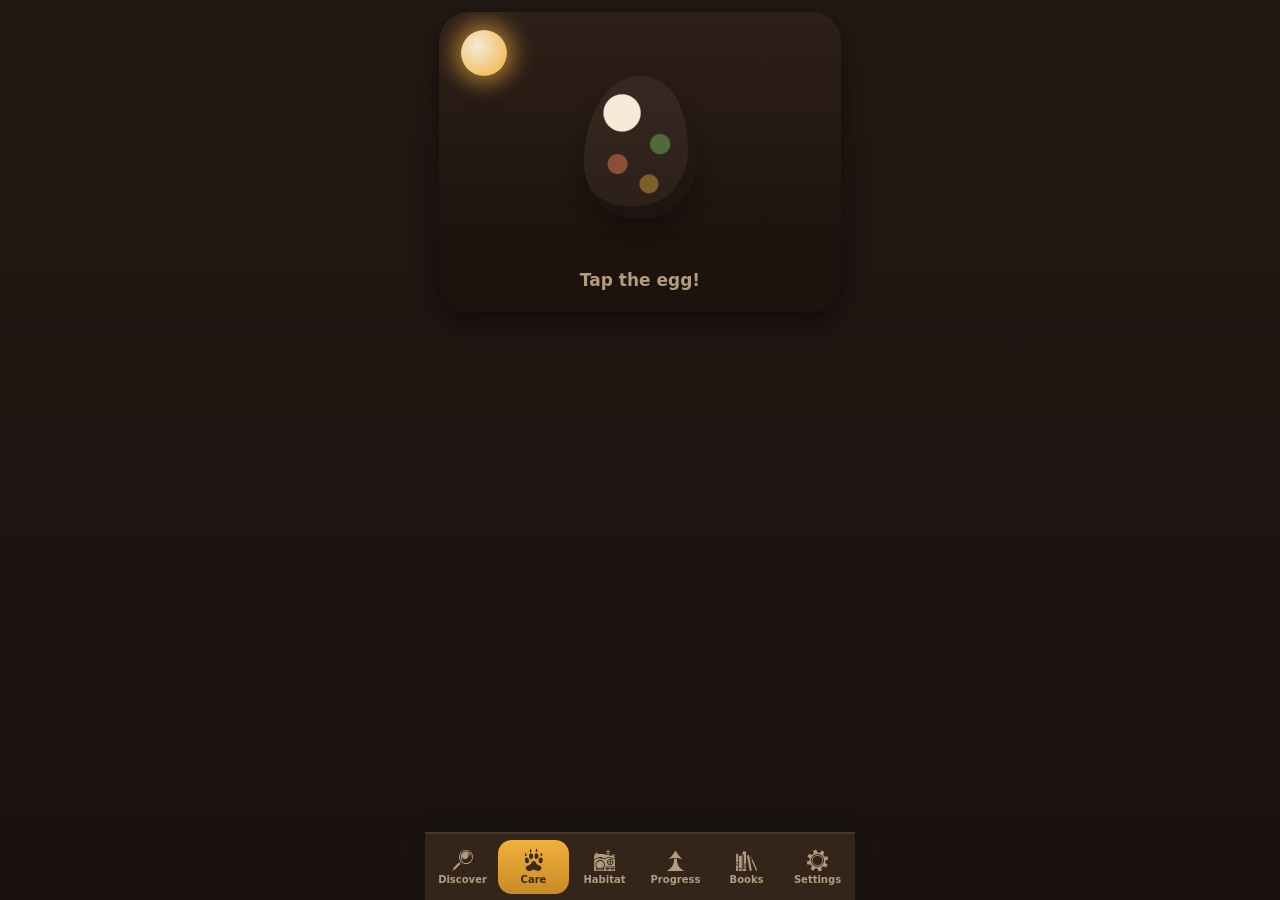
<file: creature-care-mvp/index.html>
<!DOCTYPE html>
<html lang="en">
  <head>
    <meta charset="utf-8" />
    <meta name="viewport" content="width=device-width, initial-scale=1" />
    <title></title>
    <link rel="icon" href="data:," />
    <link rel="stylesheet" href="style.css" />
  </head>
  <body>
    <main id="app"></main>
    <script type="module" src="src/app.js"></script>
  </body>
</html>
</file>
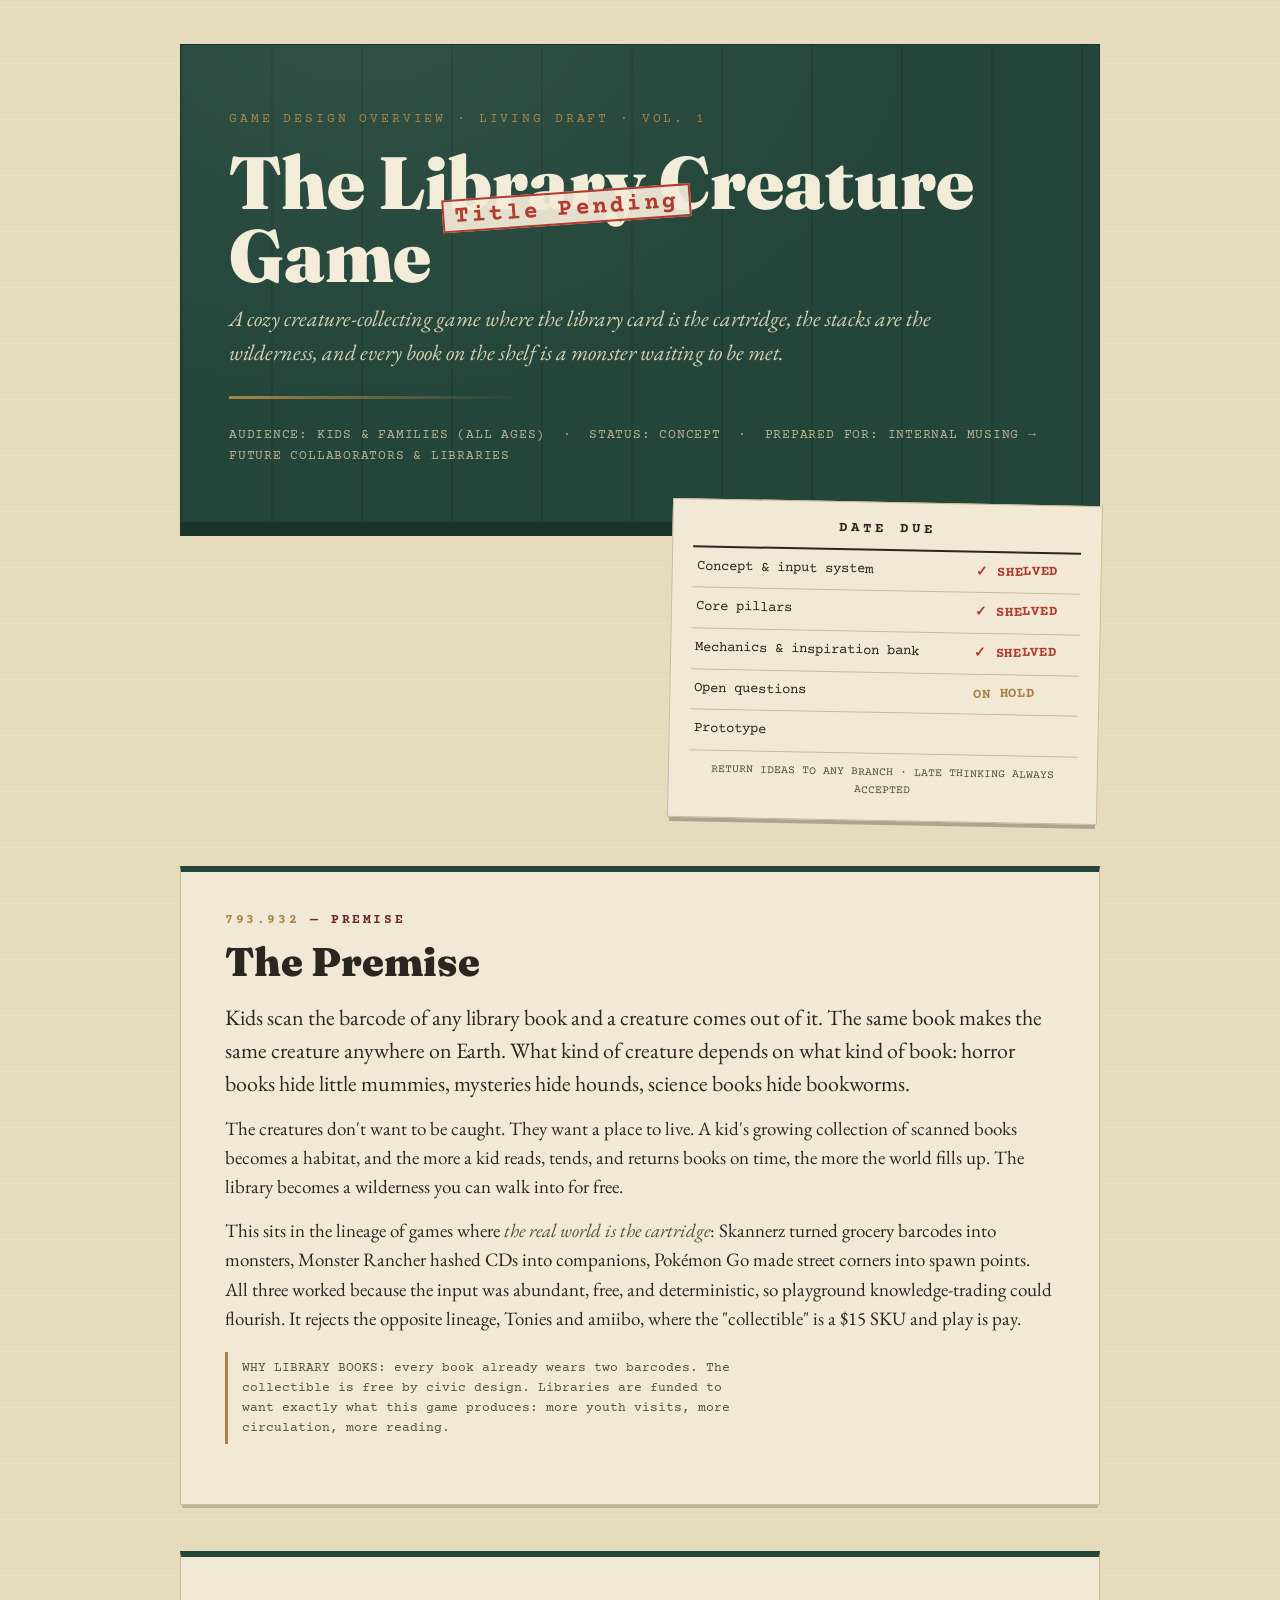
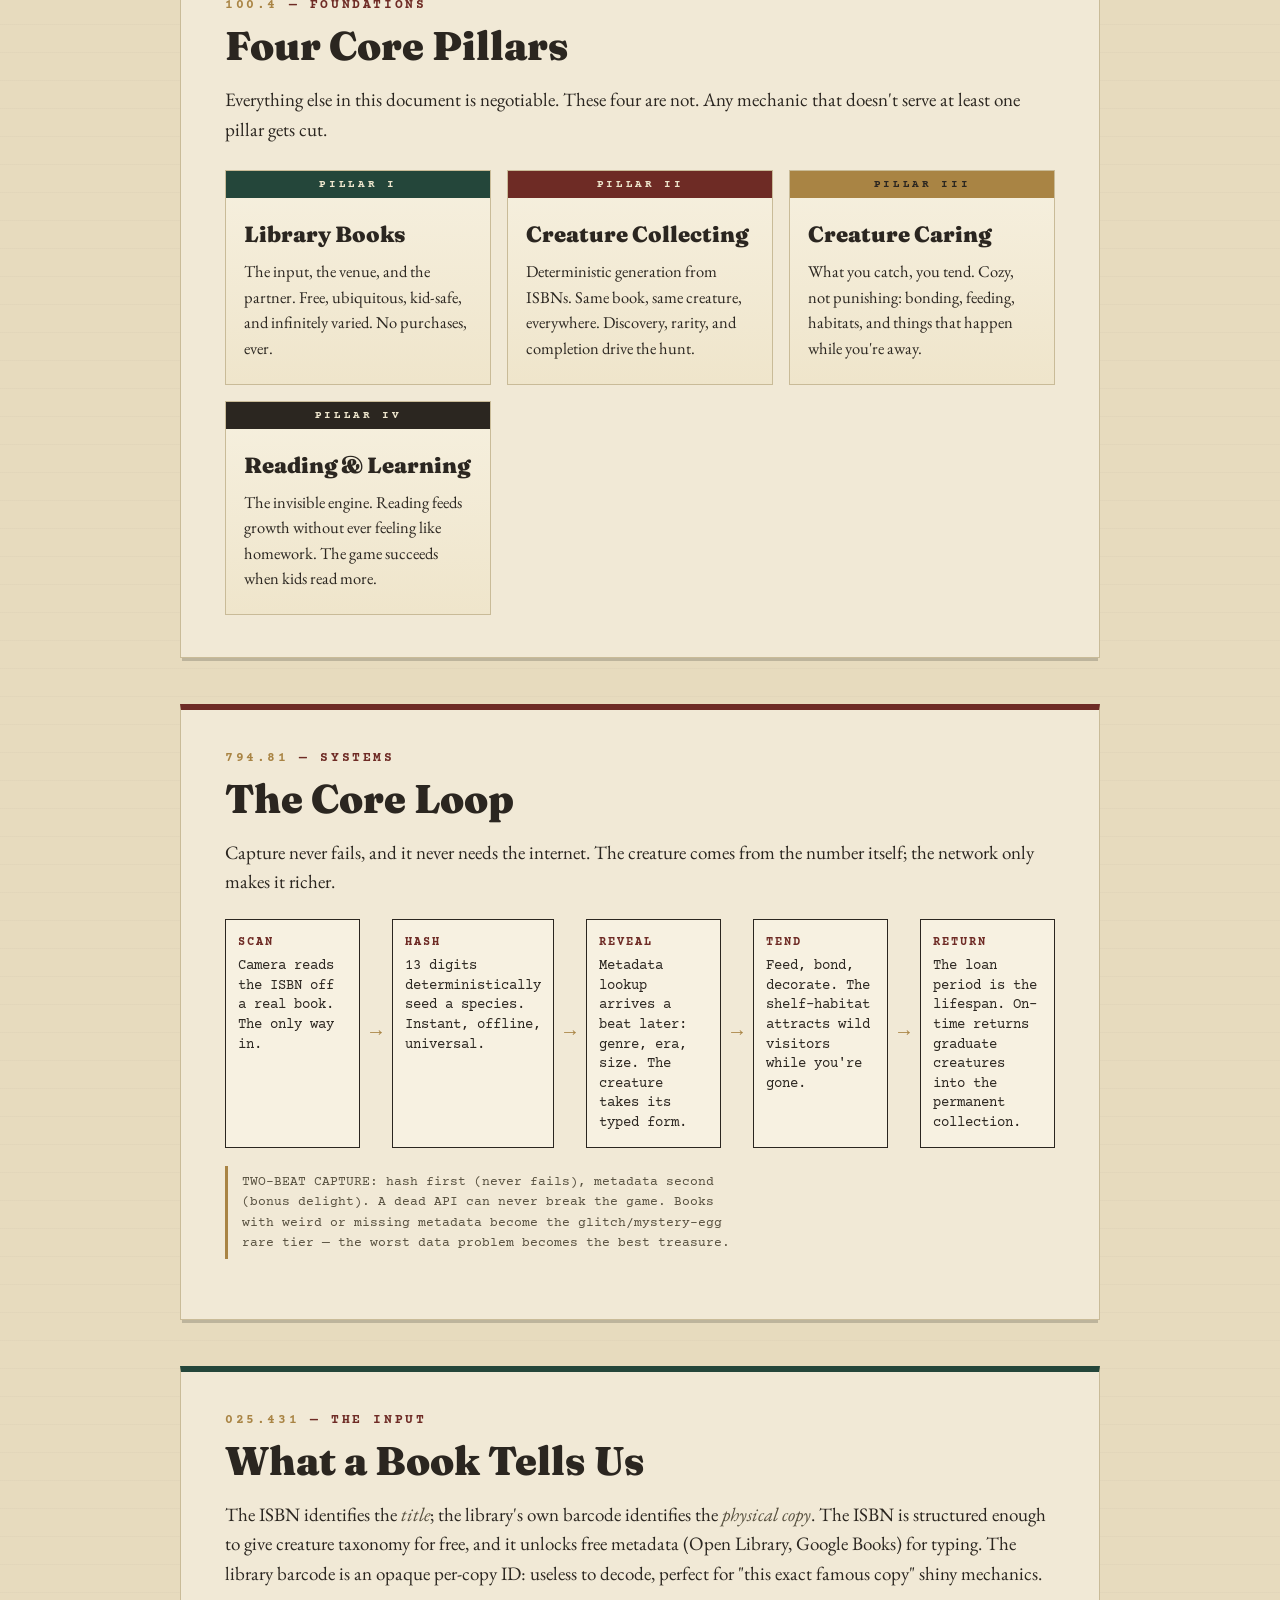
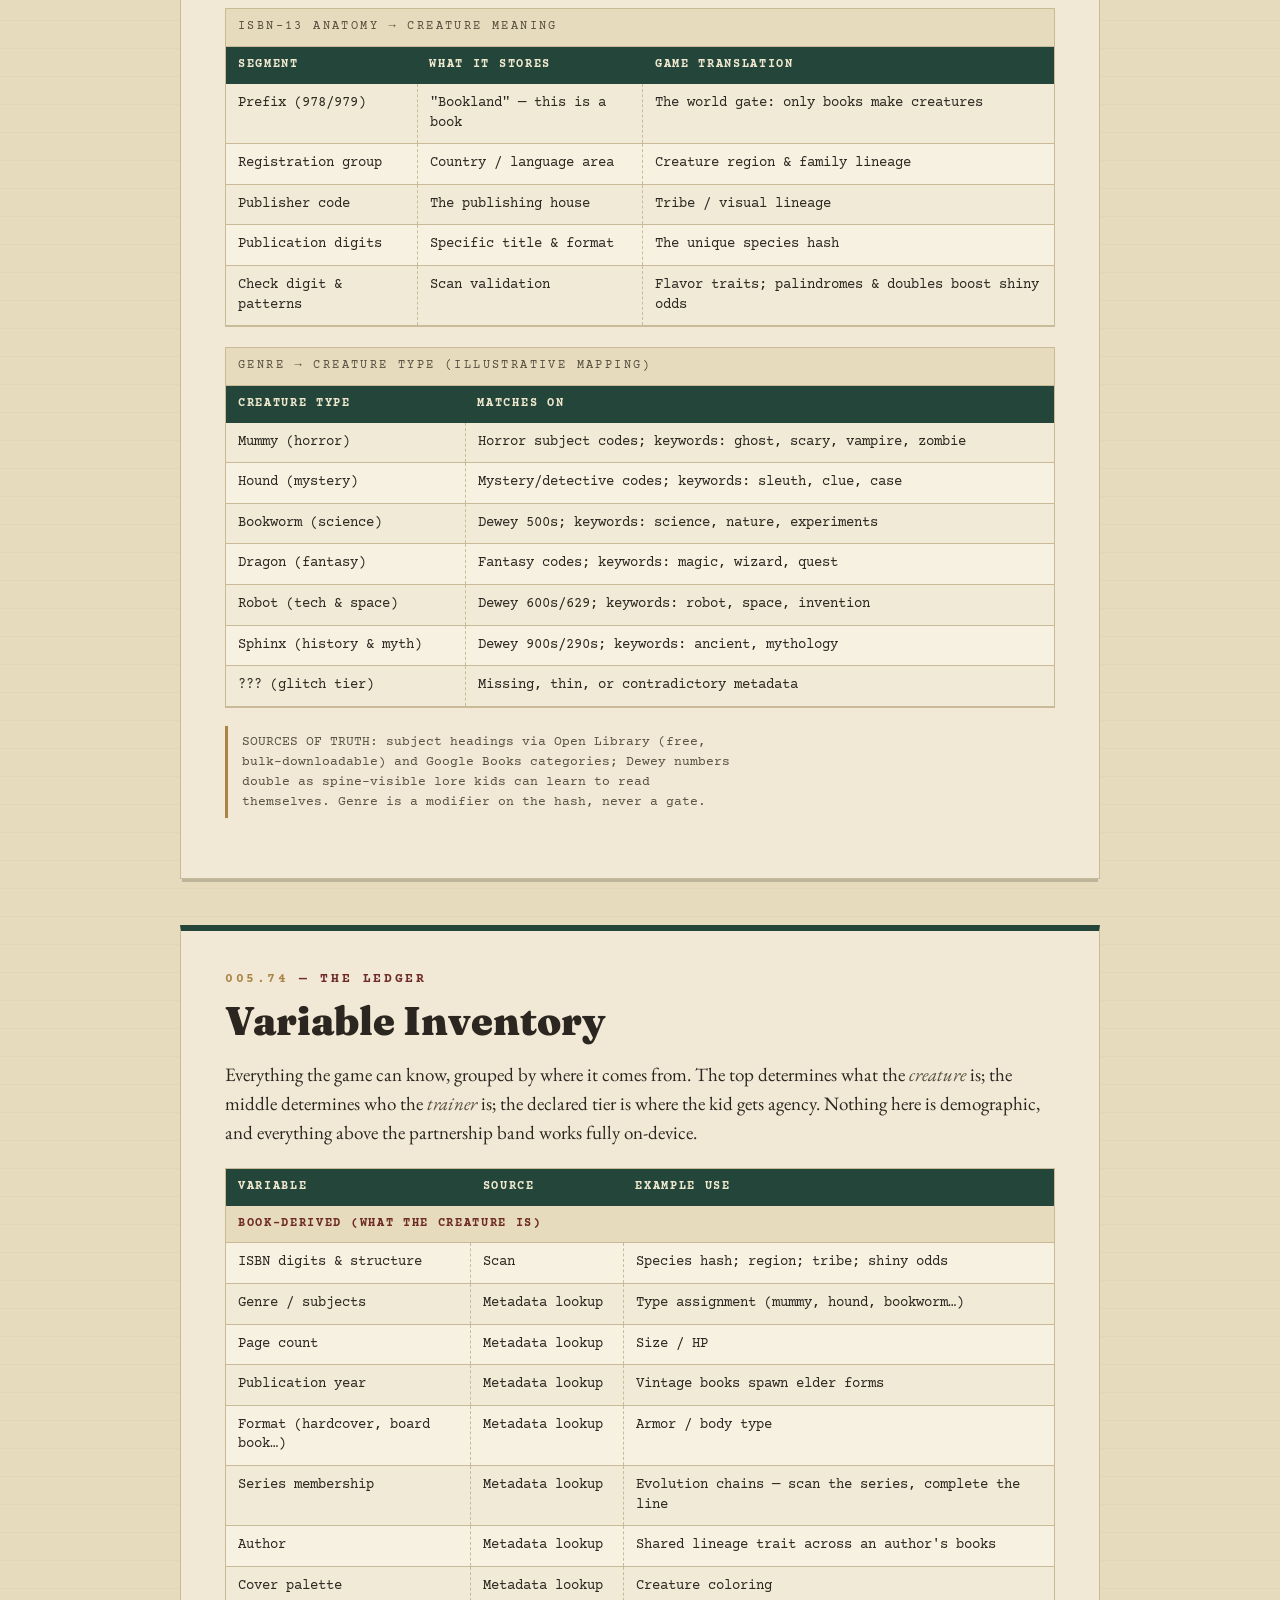
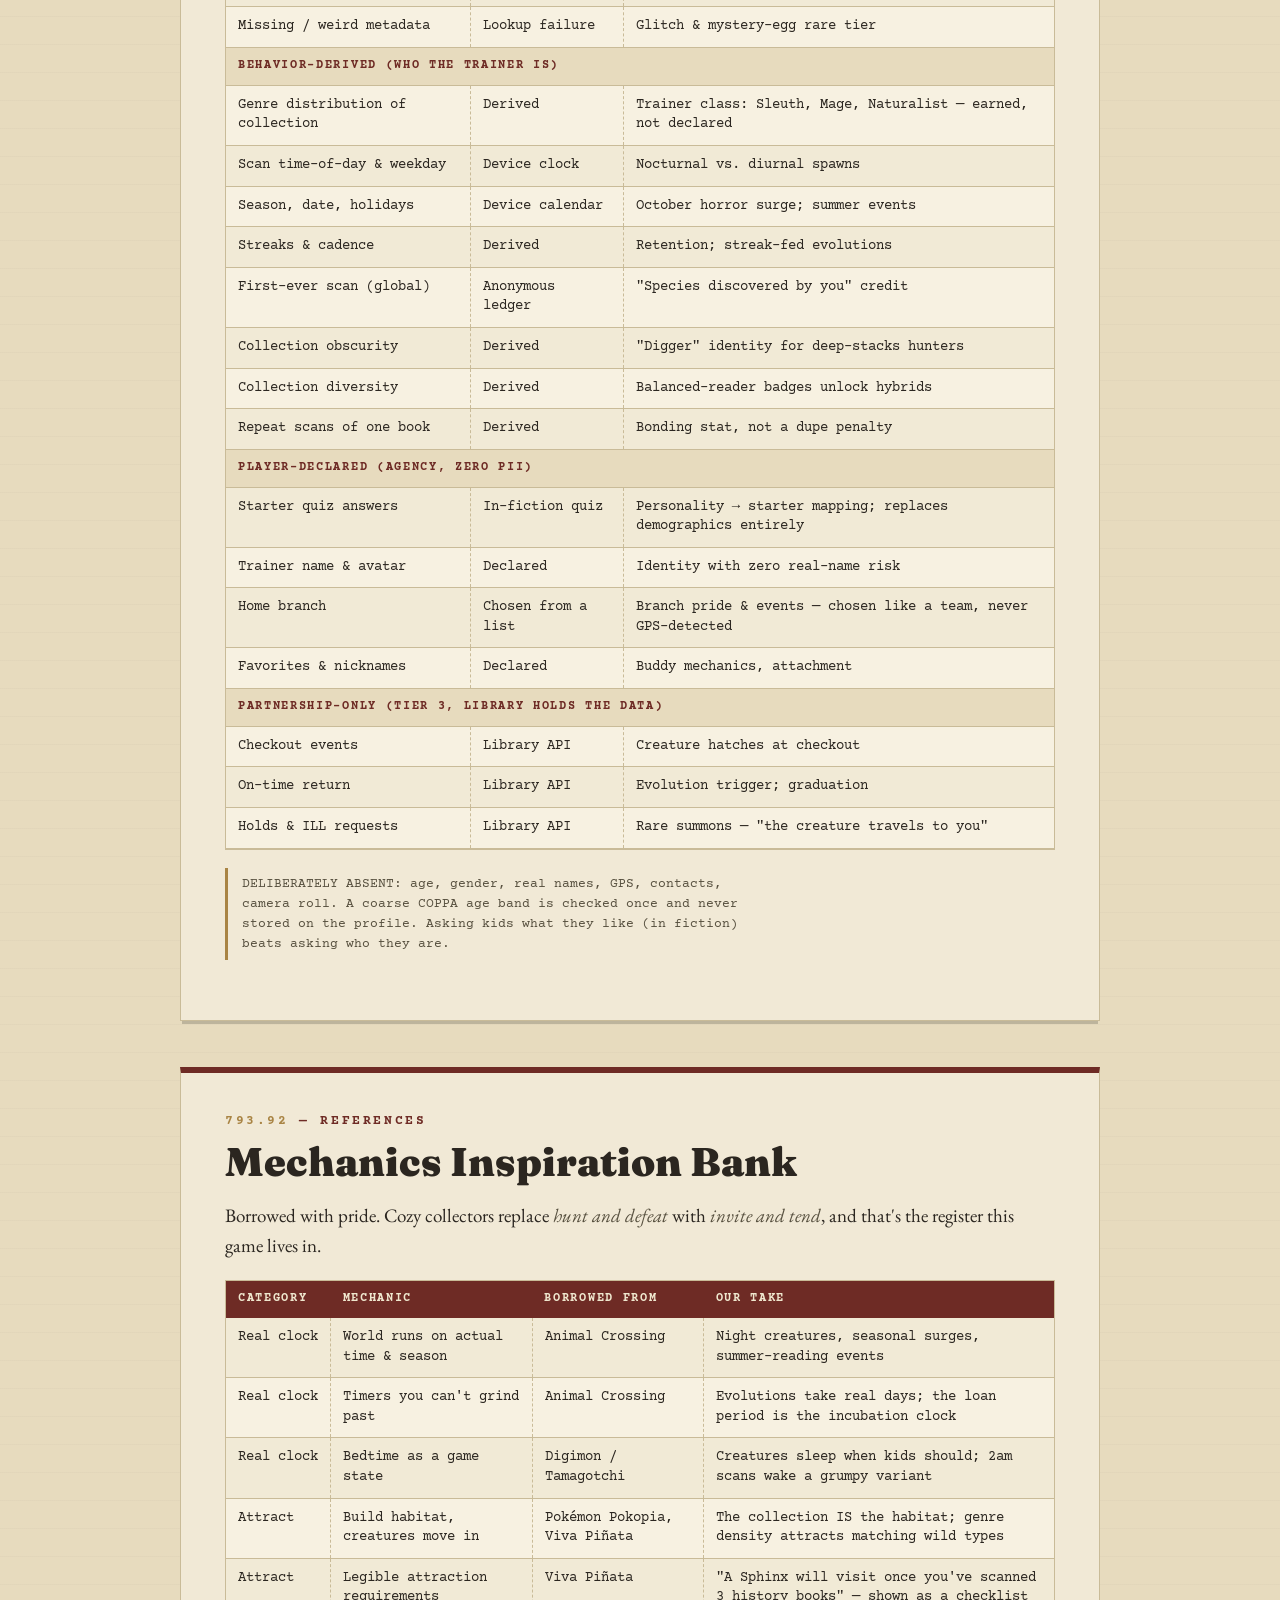
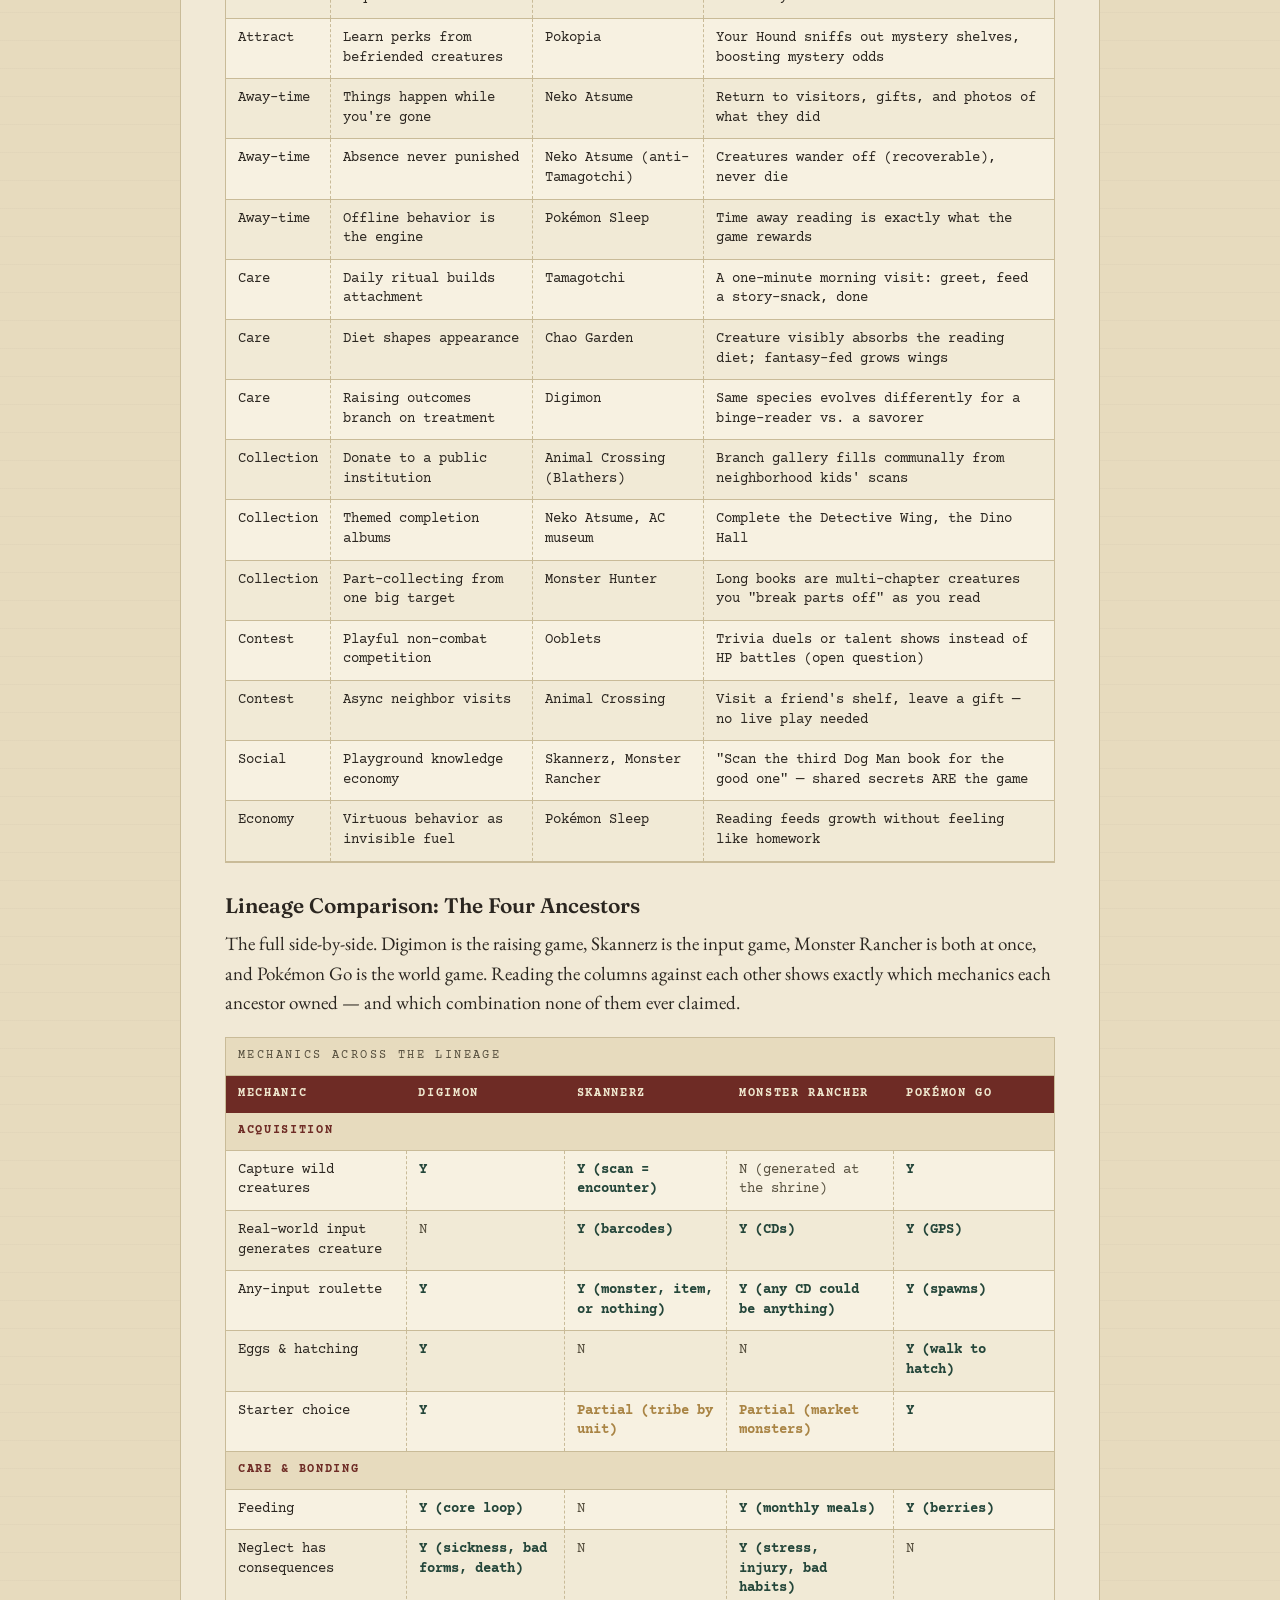
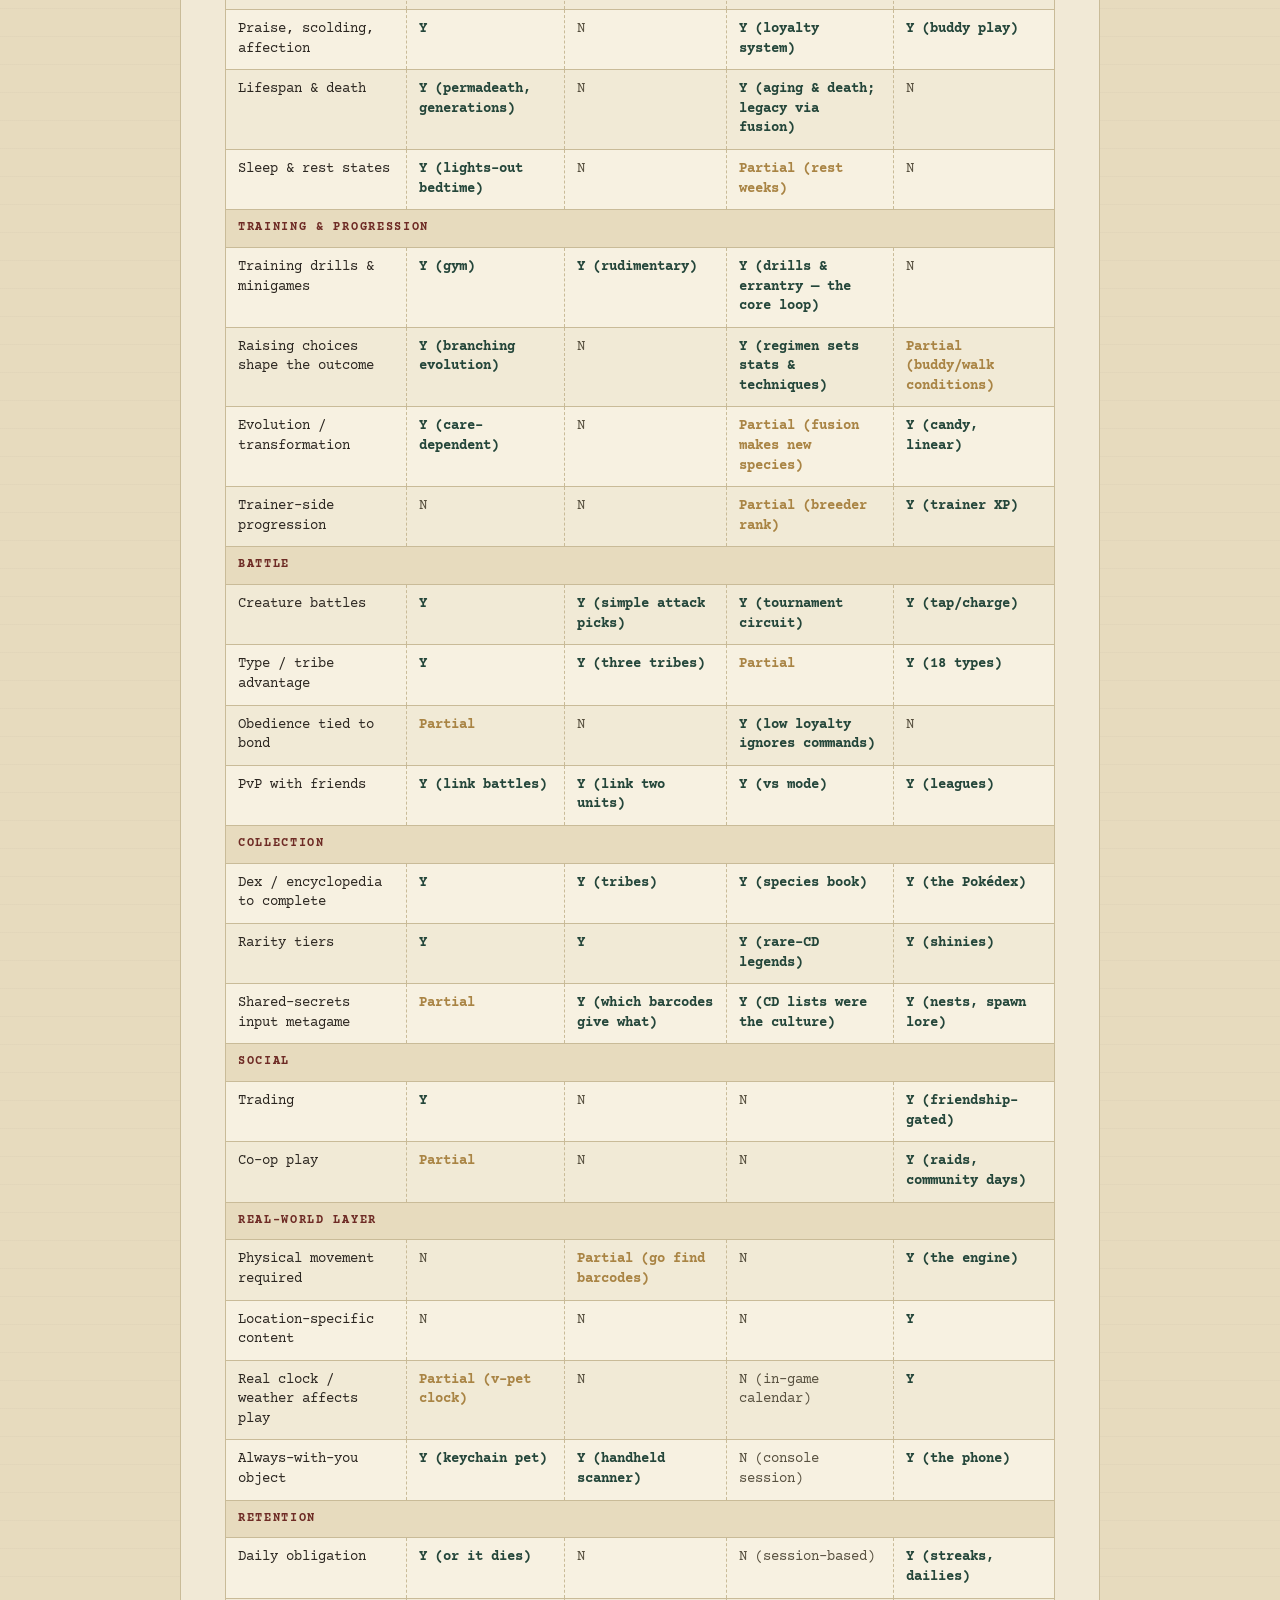
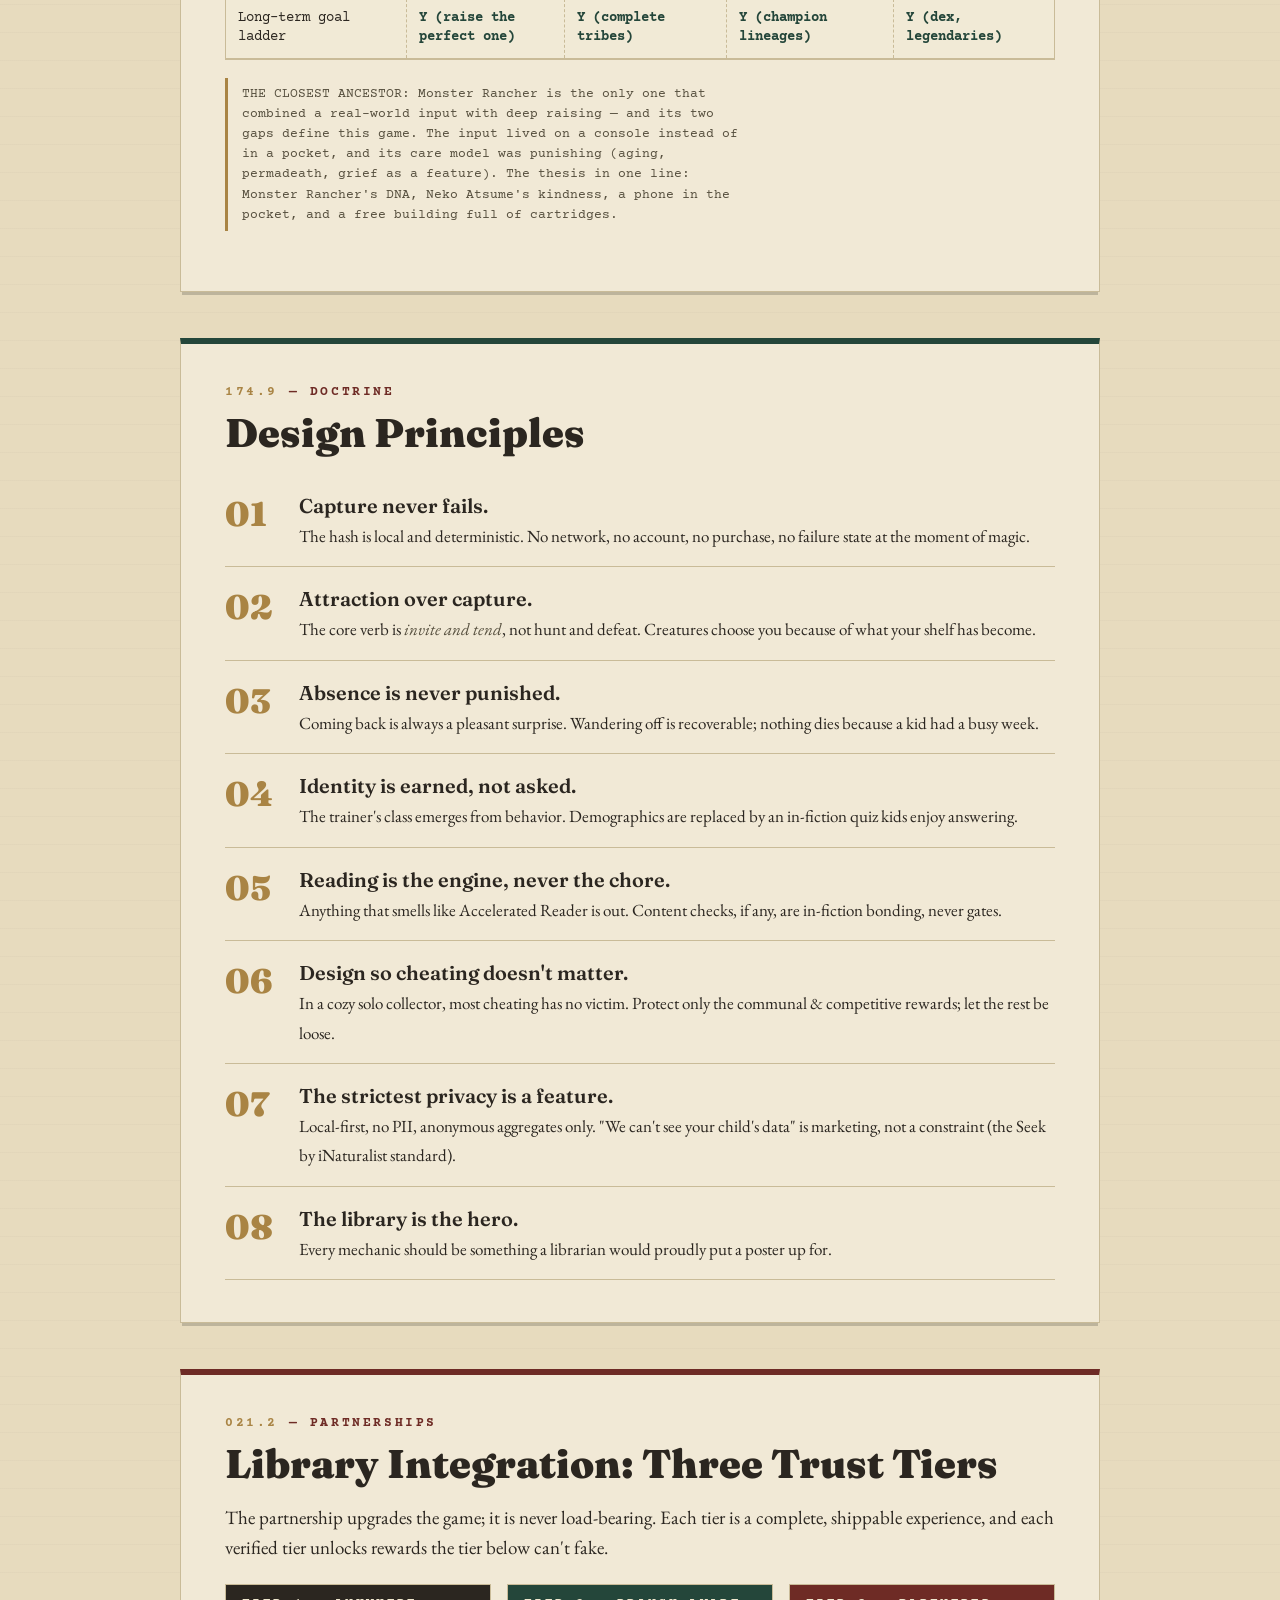
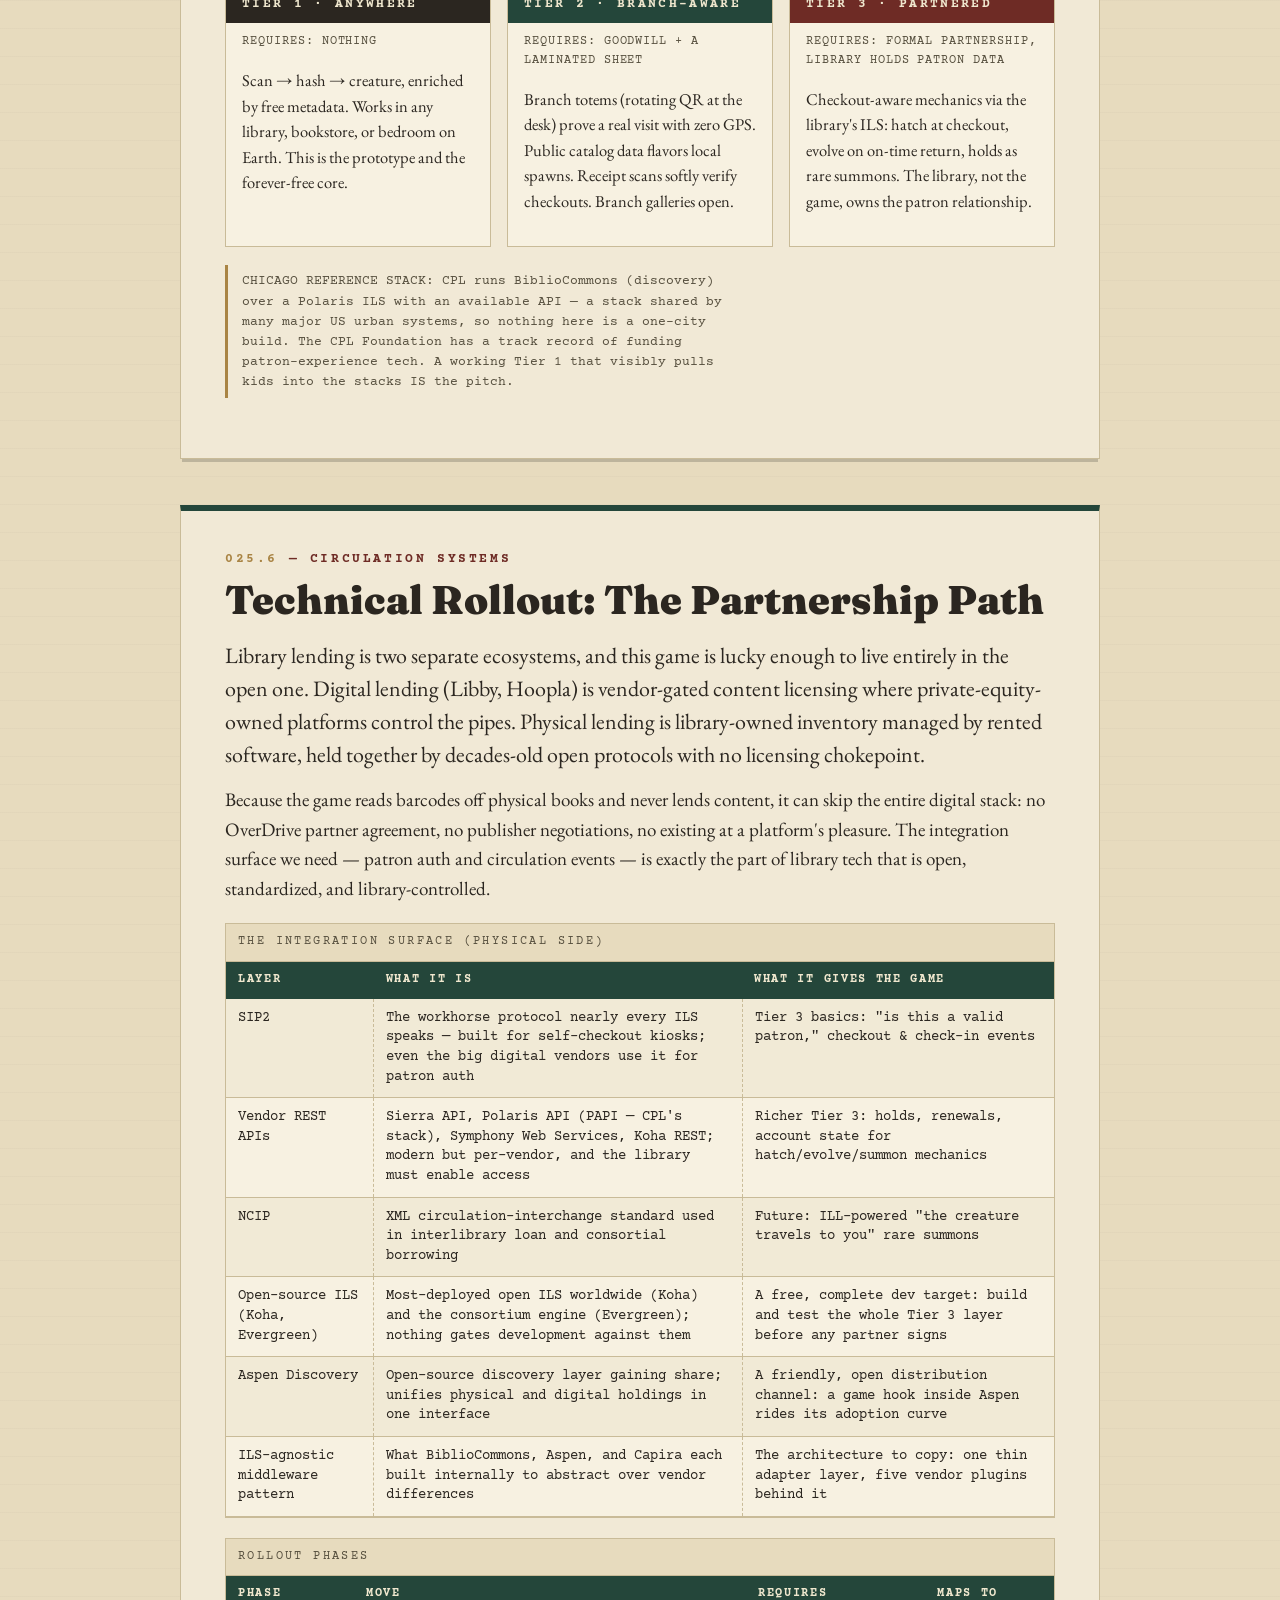
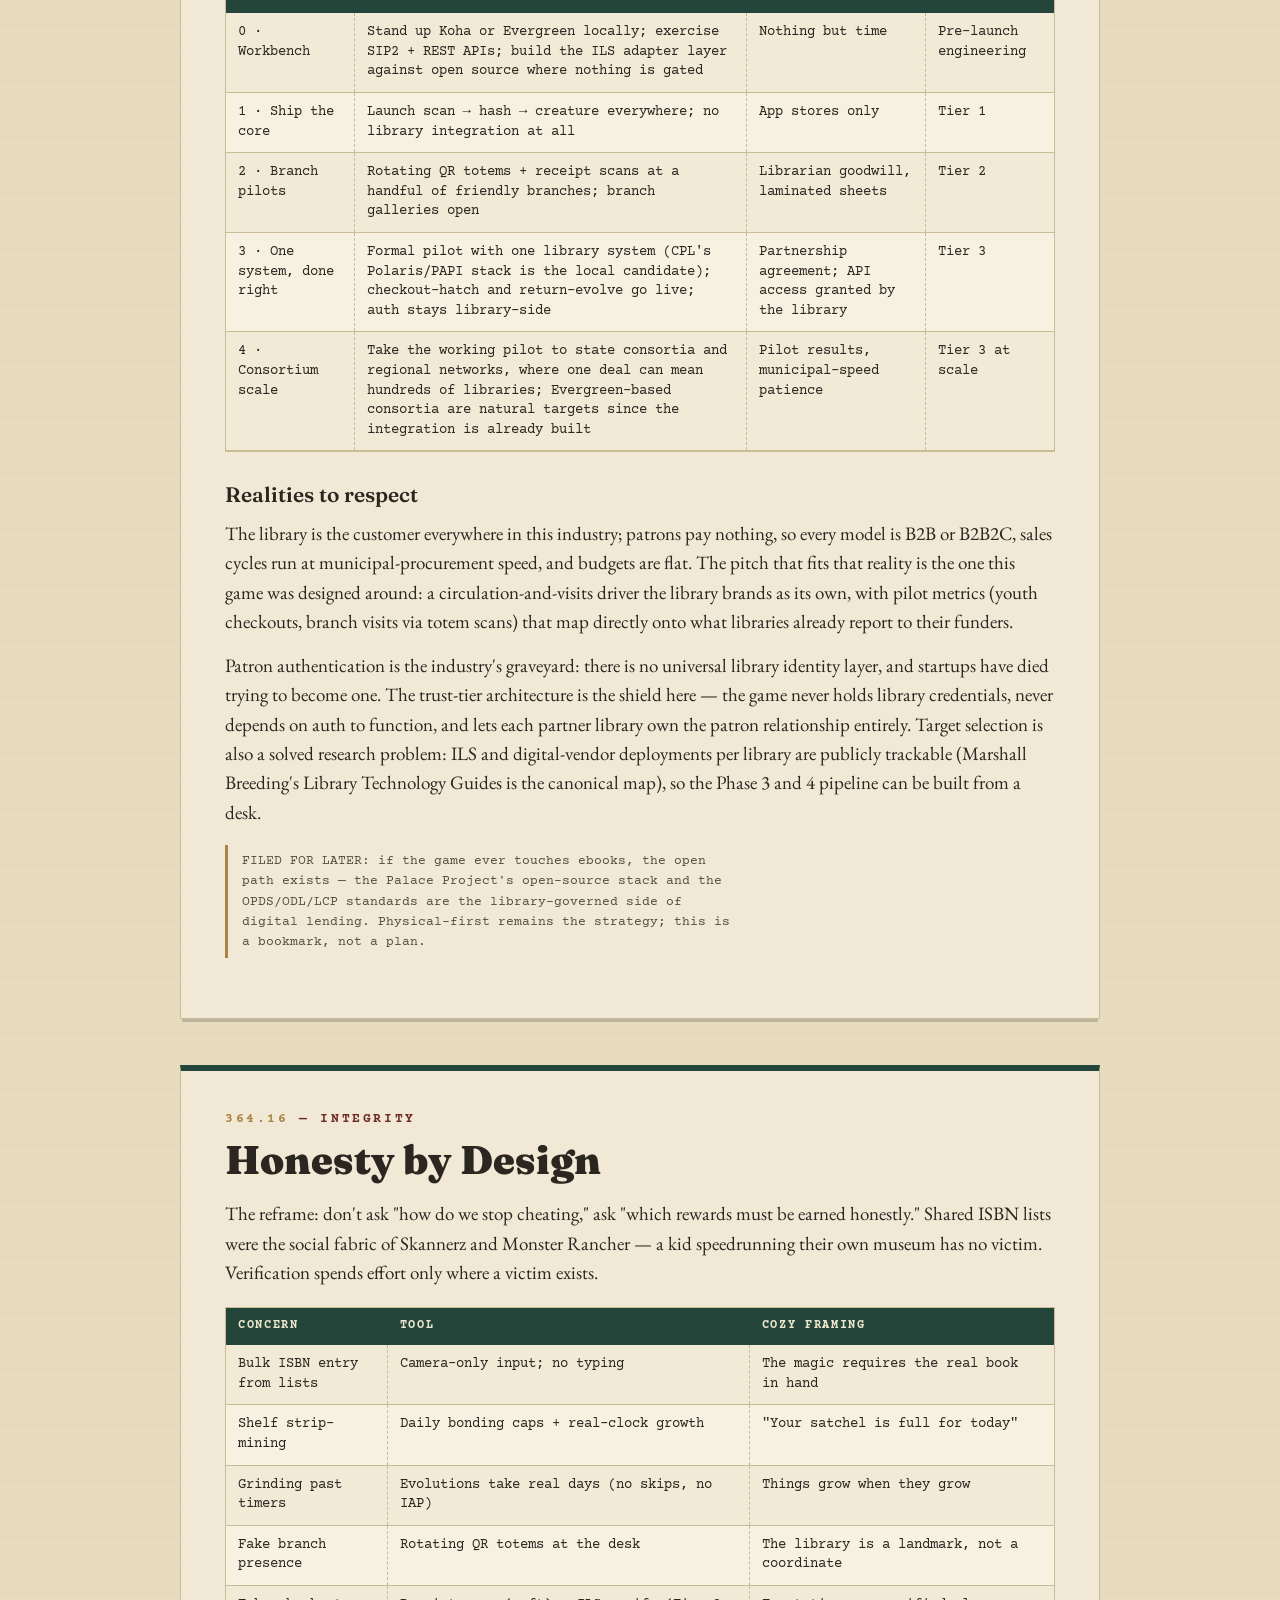
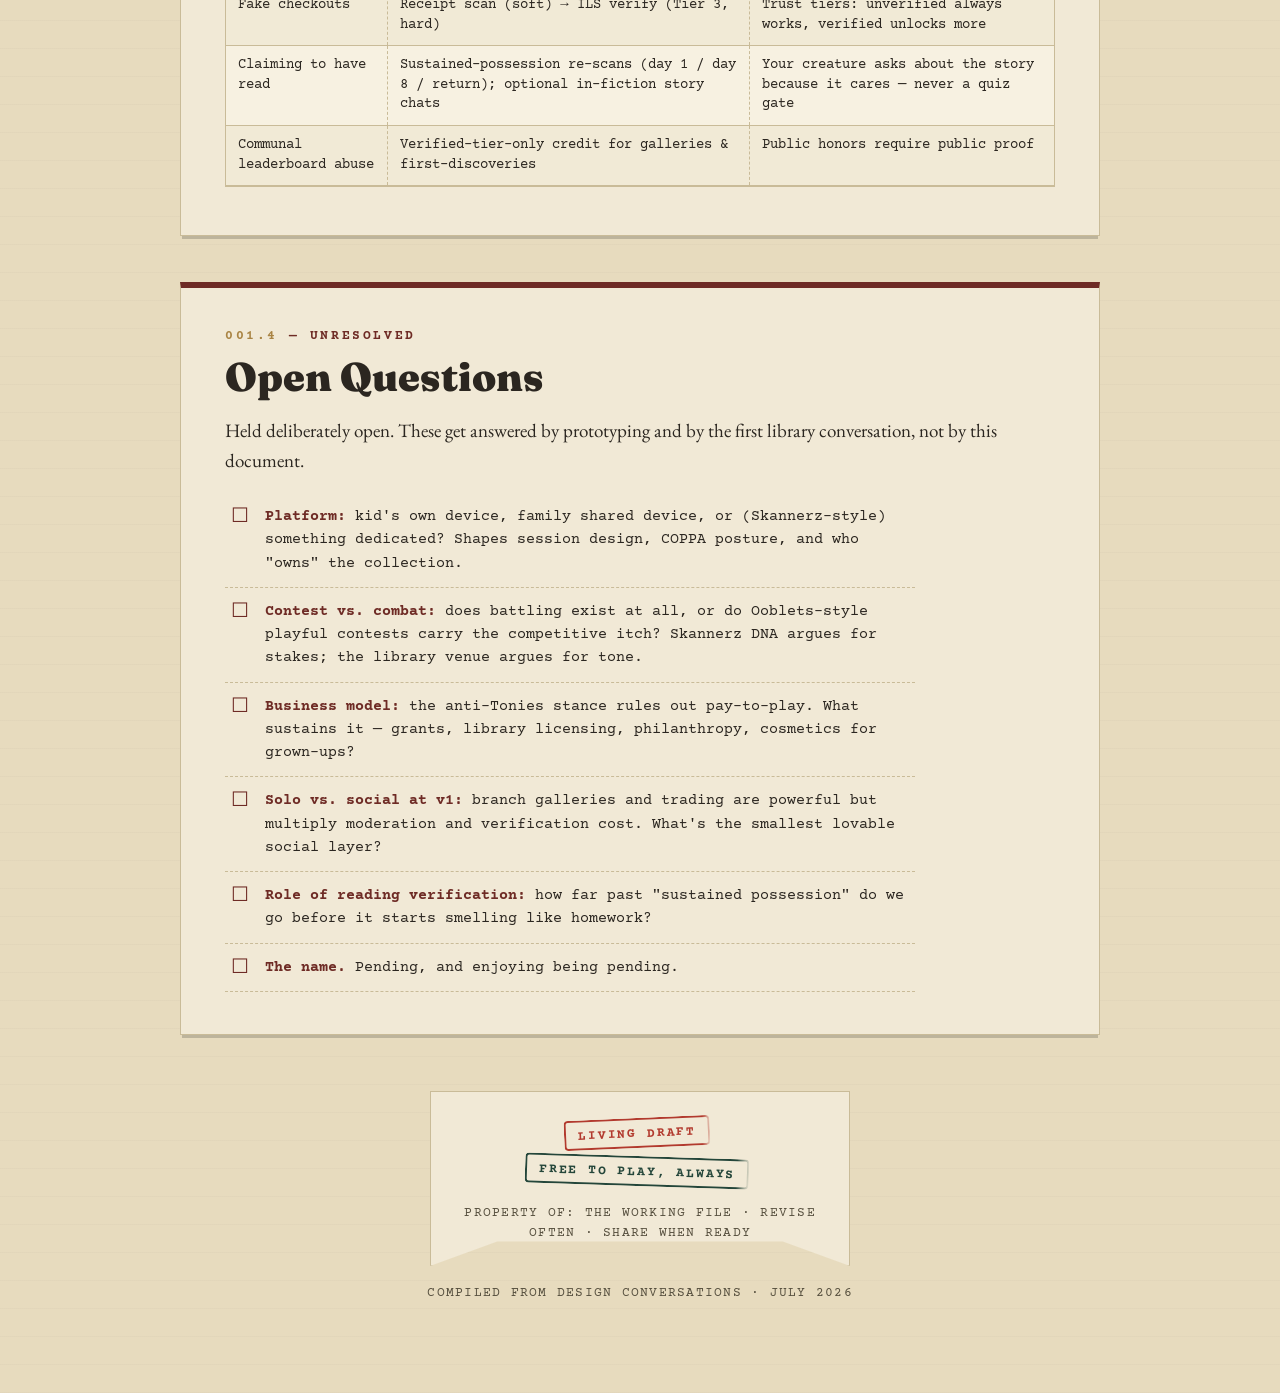
<file: library-creature-game-overview.html>
<!DOCTYPE html>
<html lang="en">
<head>
<meta charset="UTF-8">
<meta name="viewport" content="width=device-width, initial-scale=1.0">
<title>Game Overview — Working Title: The Library Creature Game</title>
<link rel="preconnect" href="https://fonts.googleapis.com">
<link href="https://fonts.googleapis.com/css2?family=Fraunces:opsz,wght@9..144,400;9..144,600;9..144,900&family=EB+Garamond:ital,wght@0,400;0,500;1,400&family=Courier+Prime:ital,wght@0,400;0,700;1,400&display=swap" rel="stylesheet">
<style>
  :root{
    --card:#F1E9D6;
    --card-deep:#E7DBBE;
    --ink:#2B2620;
    --ink-soft:#57503F;
    --forest:#24463A;
    --forest-deep:#1A3329;
    --oxblood:#6E2B25;
    --stamp:#B23A2E;
    --brass:#A98444;
    --rule:#C9BB98;
  }
  *{box-sizing:border-box;margin:0;padding:0;}
  html{scroll-behavior:smooth;}
  @media (prefers-reduced-motion: reduce){ html{scroll-behavior:auto;} *{animation:none!important;transition:none!important;} }
  body{
    background:var(--card-deep);
    background-image:repeating-linear-gradient(0deg, rgba(43,38,32,0.025) 0 1px, transparent 1px 28px);
    color:var(--ink);
    font-family:'EB Garamond',Georgia,serif;
    font-size:19px;
    line-height:1.55;
  }
  .page{max-width:960px;margin:0 auto;padding:0 20px 90px;}

  /* ---------- COVER ---------- */
  .cover{
    background:var(--forest);
    background-image:
      radial-gradient(ellipse at 20% -10%, rgba(255,255,255,0.06), transparent 55%),
      repeating-linear-gradient(90deg, rgba(0,0,0,0.10) 0 2px, transparent 2px 90px);
    color:#EFE7CE;
    border:1px solid var(--forest-deep);
    border-bottom:14px solid var(--forest-deep);
    margin:44px 0 0;
    padding:64px 48px 56px;
    position:relative;
  }
  .cover .eyebrow{
    font-family:'Courier Prime',monospace;
    font-size:13px;letter-spacing:.22em;text-transform:uppercase;
    color:var(--brass);
  }
  .cover h1{
    font-family:'Fraunces',serif;
    font-weight:900;
    font-size:clamp(40px,7vw,74px);
    line-height:.98;
    margin:18px 0 10px;
    color:#F3ECD8;
  }
  .cover h1 .pending{
    display:inline-block;
    font-family:'Courier Prime',monospace;
    font-weight:700;
    font-size:.32em;
    letter-spacing:.14em;
    color:var(--stamp);
    background:rgba(243,236,216,.92);
    border:2px solid var(--stamp);
    padding:4px 10px 2px;
    transform:rotate(-4deg) translateY(-1.2em);
    vertical-align:top;
  }
  .cover .tagline{
    font-size:22px;font-style:italic;max-width:34em;color:#D9CFAE;
  }
  .cover .goldrule{height:3px;background:linear-gradient(90deg,var(--brass),transparent 85%);margin:26px 0 0;max-width:340px;}
  .cover .meta{
    font-family:'Courier Prime',monospace;font-size:13px;letter-spacing:.06em;
    margin-top:26px;color:#BBB08C;
  }

  /* ---------- DATE DUE SLIP (signature) ---------- */
  .dateDue{
    background:var(--card);
    border:1px solid var(--rule);
    box-shadow:0 6px 0 -2px rgba(0,0,0,0.25);
    max-width:430px;
    margin:-34px 0 0 auto;
    transform:rotate(1.1deg);
    position:relative;z-index:2;
    padding:16px 20px 20px;
  }
  .dateDue h3{
    font-family:'Courier Prime',monospace;font-size:14px;font-weight:700;
    letter-spacing:.3em;text-align:center;border-bottom:2px solid var(--ink);
    padding-bottom:8px;text-transform:uppercase;
  }
  .dateDue table{width:100%;border-collapse:collapse;font-family:'Courier Prime',monospace;font-size:14px;}
  .dateDue td{border-bottom:1px solid var(--rule);padding:9px 4px;}
  .dateDue .stampcell{color:var(--stamp);font-weight:700;letter-spacing:.05em;transform:rotate(-2deg);display:inline-block;}
  .dateDue .note{font-family:'Courier Prime',monospace;font-size:11.5px;color:var(--ink-soft);margin-top:10px;text-align:center;}

  /* ---------- SECTION CARDS ---------- */
  section.cardsec{
    background:var(--card);
    border:1px solid var(--rule);
    border-top:6px solid var(--forest);
    box-shadow:0 5px 0 -2px rgba(0,0,0,0.18);
    margin:46px 0 0;
    padding:38px 44px 42px;
  }
  section.cardsec.ox{border-top-color:var(--oxblood);}
  .callno{
    font-family:'Courier Prime',monospace;
    font-size:13px;font-weight:700;letter-spacing:.2em;
    color:var(--oxblood);
    text-transform:uppercase;
  }
  .callno .num{color:var(--brass);}
  h2{
    font-family:'Fraunces',serif;font-weight:900;
    font-size:clamp(28px,4vw,40px);line-height:1.05;
    margin:10px 0 18px;
  }
  h4{
    font-family:'Fraunces',serif;font-weight:600;font-size:21px;margin:26px 0 8px;
  }
  p{margin:0 0 14px;max-width:44em;}
  p.lead{font-size:22px;line-height:1.5;}
  em{color:var(--ink-soft);}
  .marginnote{
    font-family:'Courier Prime',monospace;font-size:13px;color:var(--ink-soft);
    border-left:3px solid var(--brass);padding:6px 0 6px 14px;margin:18px 0;max-width:40em;
  }

  /* ---------- PILLARS ---------- */
  .pillars{display:grid;grid-template-columns:repeat(auto-fit,minmax(200px,1fr));gap:16px;margin-top:26px;}
  .pillar{
    border:1px solid var(--rule);
    background:linear-gradient(180deg,#F6F0DF,#EFE5CB);
    padding:20px 18px 22px;
    position:relative;
  }
  .pillar::before{
    content:attr(data-spine);
    position:absolute;top:0;left:0;right:0;
    background:var(--forest);color:#EFE7CE;
    font-family:'Courier Prime',monospace;font-size:11px;font-weight:700;
    letter-spacing:.24em;text-align:center;padding:5px 0;text-transform:uppercase;
  }
  .pillar:nth-child(2)::before{background:var(--oxblood);}
  .pillar:nth-child(3)::before{background:var(--brass);color:var(--ink);}
  .pillar:nth-child(4)::before{background:var(--ink);}
  .pillar h3{font-family:'Fraunces',serif;font-weight:900;font-size:22px;margin:26px 0 8px;}
  .pillar p{font-size:16.5px;margin:0;}

  /* ---------- LOOP ---------- */
  .loop{display:flex;flex-wrap:wrap;gap:10px;align-items:stretch;margin-top:22px;font-family:'Courier Prime',monospace;}
  .loop .step{
    flex:1 1 130px;border:1.5px solid var(--ink);background:#F7F1E1;
    padding:14px 12px;font-size:13.5px;line-height:1.45;
  }
  .loop .step b{display:block;font-size:12px;letter-spacing:.16em;text-transform:uppercase;color:var(--oxblood);margin-bottom:6px;}
  .loop .arrow{align-self:center;color:var(--brass);font-size:20px;font-weight:700;}

  /* ---------- TABLES ---------- */
  .tablewrap{overflow-x:auto;margin:20px 0 6px;border:1px solid var(--rule);}
  table.ledger{
    width:100%;border-collapse:collapse;
    font-family:'Courier Prime',monospace;font-size:14px;line-height:1.4;
    background:#F7F1E1;
  }
  table.ledger caption{
    text-align:left;font-family:'Courier Prime',monospace;font-size:12px;
    letter-spacing:.2em;text-transform:uppercase;color:var(--ink-soft);
    padding:10px 12px;background:var(--card-deep);border-bottom:1px solid var(--rule);
  }
  table.ledger th{
    background:var(--forest);color:#EFE7CE;text-align:left;
    font-size:12px;letter-spacing:.14em;text-transform:uppercase;
    padding:10px 12px;font-weight:700;
  }
  .ox table.ledger th{background:var(--oxblood);}
  table.ledger td{
    border-bottom:1px solid var(--rule);border-right:1px dashed var(--rule);
    padding:10px 12px;vertical-align:top;
  }
  table.ledger td:last-child{border-right:none;}
  table.ledger tr:nth-child(even) td{background:rgba(201,187,152,0.14);}
  td.groupband{
    background:var(--card-deep)!important;font-weight:700;letter-spacing:.14em;
    text-transform:uppercase;font-size:12px;color:var(--oxblood);
  }
  .yes{color:var(--forest);font-weight:700;}
  .no{color:var(--ink-soft);}
  .partial{color:var(--brass);font-weight:700;}

  /* ---------- STAMPS ---------- */
  .stamp{
    display:inline-block;font-family:'Courier Prime',monospace;font-weight:700;
    font-size:13px;letter-spacing:.14em;text-transform:uppercase;
    color:var(--stamp);border:2.5px solid var(--stamp);border-radius:4px;
    padding:4px 12px 2px;transform:rotate(-2.5deg);
    mask-image:radial-gradient(circle at 30% 40%, black 92%, transparent 100%);
    margin:4px 6px 4px 0;
  }
  .stamp.green{color:var(--forest);border-color:var(--forest);transform:rotate(1.8deg);}

  /* ---------- PRINCIPLES ---------- */
  ol.principles{counter-reset:pr;list-style:none;margin-top:20px;}
  ol.principles li{
    counter-increment:pr;position:relative;
    padding:16px 0 16px 74px;border-bottom:1px solid var(--rule);max-width:46em;
  }
  ol.principles li::before{
    content:counter(pr,decimal-leading-zero);
    position:absolute;left:0;top:14px;
    font-family:'Fraunces',serif;font-weight:900;font-size:34px;color:var(--brass);
  }
  ol.principles b{font-family:'Fraunces',serif;font-weight:600;font-size:20px;display:block;}
  ol.principles span{font-size:17px;}

  /* ---------- TIERS ---------- */
  .tiers{display:grid;grid-template-columns:repeat(auto-fit,minmax(240px,1fr));gap:16px;margin-top:22px;}
  .tier{border:1px solid var(--rule);background:#F7F1E1;padding:0 0 18px;}
  .tier header{
    font-family:'Courier Prime',monospace;font-weight:700;font-size:13px;
    letter-spacing:.18em;text-transform:uppercase;color:#EFE7CE;background:var(--ink);
    padding:9px 16px;
  }
  .tier:nth-child(2) header{background:var(--forest);}
  .tier:nth-child(3) header{background:var(--oxblood);}
  .tier .body{padding:16px 16px 0;font-size:16.5px;}
  .tier .body p{font-size:16.5px;}
  .tier .req{font-family:'Courier Prime',monospace;font-size:12px;color:var(--ink-soft);letter-spacing:.08em;padding:10px 16px 0;text-transform:uppercase;}

  /* ---------- OPEN QUESTIONS ---------- */
  ul.openq{list-style:none;margin-top:18px;}
  ul.openq li{
    font-family:'Courier Prime',monospace;font-size:15px;
    padding:12px 0 12px 40px;border-bottom:1px dashed var(--rule);position:relative;max-width:46em;
  }
  ul.openq li::before{
    content:"☐";position:absolute;left:6px;top:9px;font-size:20px;color:var(--oxblood);
  }
  ul.openq b{color:var(--oxblood);}

  /* ---------- FOOTER ---------- */
  footer{
    margin-top:56px;text-align:center;
    font-family:'Courier Prime',monospace;font-size:12.5px;color:var(--ink-soft);letter-spacing:.1em;
  }
  footer .pocket{
    background:var(--card);border:1px solid var(--rule);max-width:420px;margin:0 auto 18px;
    padding:22px 24px;box-shadow:0 5px 0 -2px rgba(0,0,0,0.18);
    clip-path:polygon(0 0,100% 0,100% 100%,84% 86%,16% 86%,0 100%);
  }
  @media(max-width:640px){
    section.cardsec{padding:28px 20px 32px;}
    .cover{padding:44px 24px 44px;}
    .dateDue{margin:-20px auto 0;transform:rotate(0);}
    ol.principles li{padding-left:56px;}
    ol.principles li::before{font-size:26px;}
  }
</style>
</head>
<body>
<div class="page">

  <!-- ============ COVER ============ -->
  <div class="cover">
    <div class="eyebrow">Game Design Overview · Living Draft · Vol. 1</div>
    <h1>The Library Creature Game <span class="pending">Title Pending</span></h1>
    <p class="tagline">A cozy creature-collecting game where the library card is the cartridge, the stacks are the wilderness, and every book on the shelf is a monster waiting to be met.</p>
    <div class="goldrule"></div>
    <div class="meta">AUDIENCE: KIDS &amp; FAMILIES (ALL AGES) &nbsp;·&nbsp; STATUS: CONCEPT &nbsp;·&nbsp; PREPARED FOR: INTERNAL MUSING → FUTURE COLLABORATORS &amp; LIBRARIES</div>
  </div>

  <div class="dateDue">
    <h3>Date Due</h3>
    <table>
      <tr><td>Concept &amp; input system</td><td><span class="stampcell">✓ SHELVED</span></td></tr>
      <tr><td>Core pillars</td><td><span class="stampcell">✓ SHELVED</span></td></tr>
      <tr><td>Mechanics &amp; inspiration bank</td><td><span class="stampcell">✓ SHELVED</span></td></tr>
      <tr><td>Open questions</td><td><span class="stampcell" style="color:#A98444;border-color:#A98444;">ON HOLD</span></td></tr>
      <tr><td>Prototype</td><td>&nbsp;</td></tr>
    </table>
    <div class="note">RETURN IDEAS TO ANY BRANCH · LATE THINKING ALWAYS ACCEPTED</div>
  </div>

  <!-- ============ PREMISE ============ -->
  <section class="cardsec">
    <div class="callno"><span class="num">793.932</span> — Premise</div>
    <h2>The Premise</h2>
    <p class="lead">Kids scan the barcode of any library book and a creature comes out of it. The same book makes the same creature anywhere on Earth. What kind of creature depends on what kind of book: horror books hide little mummies, mysteries hide hounds, science books hide bookworms.</p>
    <p>The creatures don't want to be caught. They want a place to live. A kid's growing collection of scanned books becomes a habitat, and the more a kid reads, tends, and returns books on time, the more the world fills up. The library becomes a wilderness you can walk into for free.</p>
    <p>This sits in the lineage of games where <em>the real world is the cartridge</em>: Skannerz turned grocery barcodes into monsters, Monster Rancher hashed CDs into companions, Pokémon Go made street corners into spawn points. All three worked because the input was abundant, free, and deterministic, so playground knowledge-trading could flourish. It rejects the opposite lineage, Tonies and amiibo, where the "collectible" is a $15 SKU and play is pay.</p>
    <div class="marginnote">WHY LIBRARY BOOKS: every book already wears two barcodes. The collectible is free by civic design. Libraries are funded to want exactly what this game produces: more youth visits, more circulation, more reading.</div>
  </section>

  <!-- ============ PILLARS ============ -->
  <section class="cardsec">
    <div class="callno"><span class="num">100.4</span> — Foundations</div>
    <h2>Four Core Pillars</h2>
    <p>Everything else in this document is negotiable. These four are not. Any mechanic that doesn't serve at least one pillar gets cut.</p>
    <div class="pillars">
      <div class="pillar" data-spine="Pillar I">
        <h3>Library Books</h3>
        <p>The input, the venue, and the partner. Free, ubiquitous, kid-safe, and infinitely varied. No purchases, ever.</p>
      </div>
      <div class="pillar" data-spine="Pillar II">
        <h3>Creature Collecting</h3>
        <p>Deterministic generation from ISBNs. Same book, same creature, everywhere. Discovery, rarity, and completion drive the hunt.</p>
      </div>
      <div class="pillar" data-spine="Pillar III">
        <h3>Creature Caring</h3>
        <p>What you catch, you tend. Cozy, not punishing: bonding, feeding, habitats, and things that happen while you're away.</p>
      </div>
      <div class="pillar" data-spine="Pillar IV">
        <h3>Reading &amp; Learning</h3>
        <p>The invisible engine. Reading feeds growth without ever feeling like homework. The game succeeds when kids read more.</p>
      </div>
    </div>
  </section>

  <!-- ============ CORE LOOP ============ -->
  <section class="cardsec ox">
    <div class="callno"><span class="num">794.81</span> — Systems</div>
    <h2>The Core Loop</h2>
    <p>Capture never fails, and it never needs the internet. The creature comes from the number itself; the network only makes it richer.</p>
    <div class="loop">
      <div class="step"><b>Scan</b>Camera reads the ISBN off a real book. The only way in.</div>
      <div class="arrow">→</div>
      <div class="step"><b>Hash</b>13 digits deterministically seed a species. Instant, offline, universal.</div>
      <div class="arrow">→</div>
      <div class="step"><b>Reveal</b>Metadata lookup arrives a beat later: genre, era, size. The creature takes its typed form.</div>
      <div class="arrow">→</div>
      <div class="step"><b>Tend</b>Feed, bond, decorate. The shelf-habitat attracts wild visitors while you're gone.</div>
      <div class="arrow">→</div>
      <div class="step"><b>Return</b>The loan period is the lifespan. On-time returns graduate creatures into the permanent collection.</div>
    </div>
    <div class="marginnote">TWO-BEAT CAPTURE: hash first (never fails), metadata second (bonus delight). A dead API can never break the game. Books with weird or missing metadata become the glitch/mystery-egg rare tier — the worst data problem becomes the best treasure.</div>
  </section>

  <!-- ============ INPUT SYSTEM ============ -->
  <section class="cardsec">
    <div class="callno"><span class="num">025.431</span> — The Input</div>
    <h2>What a Book Tells Us</h2>
    <p>The ISBN identifies the <em>title</em>; the library's own barcode identifies the <em>physical copy</em>. The ISBN is structured enough to give creature taxonomy for free, and it unlocks free metadata (Open Library, Google Books) for typing. The library barcode is an opaque per-copy ID: useless to decode, perfect for "this exact famous copy" shiny mechanics.</p>

    <div class="tablewrap">
      <table class="ledger">
        <caption>ISBN-13 Anatomy → Creature Meaning</caption>
        <tr><th>Segment</th><th>What it stores</th><th>Game translation</th></tr>
        <tr><td>Prefix (978/979)</td><td>"Bookland" — this is a book</td><td>The world gate: only books make creatures</td></tr>
        <tr><td>Registration group</td><td>Country / language area</td><td>Creature region &amp; family lineage</td></tr>
        <tr><td>Publisher code</td><td>The publishing house</td><td>Tribe / visual lineage</td></tr>
        <tr><td>Publication digits</td><td>Specific title &amp; format</td><td>The unique species hash</td></tr>
        <tr><td>Check digit &amp; patterns</td><td>Scan validation</td><td>Flavor traits; palindromes &amp; doubles boost shiny odds</td></tr>
      </table>
    </div>

    <div class="tablewrap">
      <table class="ledger">
        <caption>Genre → Creature Type (illustrative mapping)</caption>
        <tr><th>Creature type</th><th>Matches on</th></tr>
        <tr><td>Mummy (horror)</td><td>Horror subject codes; keywords: ghost, scary, vampire, zombie</td></tr>
        <tr><td>Hound (mystery)</td><td>Mystery/detective codes; keywords: sleuth, clue, case</td></tr>
        <tr><td>Bookworm (science)</td><td>Dewey 500s; keywords: science, nature, experiments</td></tr>
        <tr><td>Dragon (fantasy)</td><td>Fantasy codes; keywords: magic, wizard, quest</td></tr>
        <tr><td>Robot (tech &amp; space)</td><td>Dewey 600s/629; keywords: robot, space, invention</td></tr>
        <tr><td>Sphinx (history &amp; myth)</td><td>Dewey 900s/290s; keywords: ancient, mythology</td></tr>
        <tr><td>??? (glitch tier)</td><td>Missing, thin, or contradictory metadata</td></tr>
      </table>
    </div>
    <div class="marginnote">SOURCES OF TRUTH: subject headings via Open Library (free, bulk-downloadable) and Google Books categories; Dewey numbers double as spine-visible lore kids can learn to read themselves. Genre is a modifier on the hash, never a gate.</div>
  </section>

  <!-- ============ VARIABLES ============ -->
  <section class="cardsec">
    <div class="callno"><span class="num">005.74</span> — The Ledger</div>
    <h2>Variable Inventory</h2>
    <p>Everything the game can know, grouped by where it comes from. The top determines what the <em>creature</em> is; the middle determines who the <em>trainer</em> is; the declared tier is where the kid gets agency. Nothing here is demographic, and everything above the partnership band works fully on-device.</p>
    <div class="tablewrap">
      <table class="ledger">
        <tr><th>Variable</th><th>Source</th><th>Example use</th></tr>
        <tr><td class="groupband" colspan="3">Book-Derived (what the creature is)</td></tr>
        <tr><td>ISBN digits &amp; structure</td><td>Scan</td><td>Species hash; region; tribe; shiny odds</td></tr>
        <tr><td>Genre / subjects</td><td>Metadata lookup</td><td>Type assignment (mummy, hound, bookworm…)</td></tr>
        <tr><td>Page count</td><td>Metadata lookup</td><td>Size / HP</td></tr>
        <tr><td>Publication year</td><td>Metadata lookup</td><td>Vintage books spawn elder forms</td></tr>
        <tr><td>Format (hardcover, board book…)</td><td>Metadata lookup</td><td>Armor / body type</td></tr>
        <tr><td>Series membership</td><td>Metadata lookup</td><td>Evolution chains — scan the series, complete the line</td></tr>
        <tr><td>Author</td><td>Metadata lookup</td><td>Shared lineage trait across an author's books</td></tr>
        <tr><td>Cover palette</td><td>Metadata lookup</td><td>Creature coloring</td></tr>
        <tr><td>Missing / weird metadata</td><td>Lookup failure</td><td>Glitch &amp; mystery-egg rare tier</td></tr>
        <tr><td class="groupband" colspan="3">Behavior-Derived (who the trainer is)</td></tr>
        <tr><td>Genre distribution of collection</td><td>Derived</td><td>Trainer class: Sleuth, Mage, Naturalist — earned, not declared</td></tr>
        <tr><td>Scan time-of-day &amp; weekday</td><td>Device clock</td><td>Nocturnal vs. diurnal spawns</td></tr>
        <tr><td>Season, date, holidays</td><td>Device calendar</td><td>October horror surge; summer events</td></tr>
        <tr><td>Streaks &amp; cadence</td><td>Derived</td><td>Retention; streak-fed evolutions</td></tr>
        <tr><td>First-ever scan (global)</td><td>Anonymous ledger</td><td>"Species discovered by you" credit</td></tr>
        <tr><td>Collection obscurity</td><td>Derived</td><td>"Digger" identity for deep-stacks hunters</td></tr>
        <tr><td>Collection diversity</td><td>Derived</td><td>Balanced-reader badges unlock hybrids</td></tr>
        <tr><td>Repeat scans of one book</td><td>Derived</td><td>Bonding stat, not a dupe penalty</td></tr>
        <tr><td class="groupband" colspan="3">Player-Declared (agency, zero PII)</td></tr>
        <tr><td>Starter quiz answers</td><td>In-fiction quiz</td><td>Personality → starter mapping; replaces demographics entirely</td></tr>
        <tr><td>Trainer name &amp; avatar</td><td>Declared</td><td>Identity with zero real-name risk</td></tr>
        <tr><td>Home branch</td><td>Chosen from a list</td><td>Branch pride &amp; events — chosen like a team, never GPS-detected</td></tr>
        <tr><td>Favorites &amp; nicknames</td><td>Declared</td><td>Buddy mechanics, attachment</td></tr>
        <tr><td class="groupband" colspan="3">Partnership-Only (Tier 3, library holds the data)</td></tr>
        <tr><td>Checkout events</td><td>Library API</td><td>Creature hatches at checkout</td></tr>
        <tr><td>On-time return</td><td>Library API</td><td>Evolution trigger; graduation</td></tr>
        <tr><td>Holds &amp; ILL requests</td><td>Library API</td><td>Rare summons — "the creature travels to you"</td></tr>
      </table>
    </div>
    <div class="marginnote">DELIBERATELY ABSENT: age, gender, real names, GPS, contacts, camera roll. A coarse COPPA age band is checked once and never stored on the profile. Asking kids what they like (in fiction) beats asking who they are.</div>
  </section>

  <!-- ============ INSPIRATION BANK ============ -->
  <section class="cardsec ox">
    <div class="callno"><span class="num">793.92</span> — References</div>
    <h2>Mechanics Inspiration Bank</h2>
    <p>Borrowed with pride. Cozy collectors replace <em>hunt and defeat</em> with <em>invite and tend</em>, and that's the register this game lives in.</p>
    <div class="tablewrap">
      <table class="ledger">
        <tr><th>Category</th><th>Mechanic</th><th>Borrowed from</th><th>Our take</th></tr>
        <tr><td>Real clock</td><td>World runs on actual time &amp; season</td><td>Animal Crossing</td><td>Night creatures, seasonal surges, summer-reading events</td></tr>
        <tr><td>Real clock</td><td>Timers you can't grind past</td><td>Animal Crossing</td><td>Evolutions take real days; the loan period is the incubation clock</td></tr>
        <tr><td>Real clock</td><td>Bedtime as a game state</td><td>Digimon / Tamagotchi</td><td>Creatures sleep when kids should; 2am scans wake a grumpy variant</td></tr>
        <tr><td>Attract</td><td>Build habitat, creatures move in</td><td>Pokémon Pokopia, Viva Piñata</td><td>The collection IS the habitat; genre density attracts matching wild types</td></tr>
        <tr><td>Attract</td><td>Legible attraction requirements</td><td>Viva Piñata</td><td>"A Sphinx will visit once you've scanned 3 history books" — shown as a checklist</td></tr>
        <tr><td>Attract</td><td>Learn perks from befriended creatures</td><td>Pokopia</td><td>Your Hound sniffs out mystery shelves, boosting mystery odds</td></tr>
        <tr><td>Away-time</td><td>Things happen while you're gone</td><td>Neko Atsume</td><td>Return to visitors, gifts, and photos of what they did</td></tr>
        <tr><td>Away-time</td><td>Absence never punished</td><td>Neko Atsume (anti-Tamagotchi)</td><td>Creatures wander off (recoverable), never die</td></tr>
        <tr><td>Away-time</td><td>Offline behavior is the engine</td><td>Pokémon Sleep</td><td>Time away reading is exactly what the game rewards</td></tr>
        <tr><td>Care</td><td>Daily ritual builds attachment</td><td>Tamagotchi</td><td>A one-minute morning visit: greet, feed a story-snack, done</td></tr>
        <tr><td>Care</td><td>Diet shapes appearance</td><td>Chao Garden</td><td>Creature visibly absorbs the reading diet; fantasy-fed grows wings</td></tr>
        <tr><td>Care</td><td>Raising outcomes branch on treatment</td><td>Digimon</td><td>Same species evolves differently for a binge-reader vs. a savorer</td></tr>
        <tr><td>Collection</td><td>Donate to a public institution</td><td>Animal Crossing (Blathers)</td><td>Branch gallery fills communally from neighborhood kids' scans</td></tr>
        <tr><td>Collection</td><td>Themed completion albums</td><td>Neko Atsume, AC museum</td><td>Complete the Detective Wing, the Dino Hall</td></tr>
        <tr><td>Collection</td><td>Part-collecting from one big target</td><td>Monster Hunter</td><td>Long books are multi-chapter creatures you "break parts off" as you read</td></tr>
        <tr><td>Contest</td><td>Playful non-combat competition</td><td>Ooblets</td><td>Trivia duels or talent shows instead of HP battles (open question)</td></tr>
        <tr><td>Contest</td><td>Async neighbor visits</td><td>Animal Crossing</td><td>Visit a friend's shelf, leave a gift — no live play needed</td></tr>
        <tr><td>Social</td><td>Playground knowledge economy</td><td>Skannerz, Monster Rancher</td><td>"Scan the third Dog Man book for the good one" — shared secrets ARE the game</td></tr>
        <tr><td>Economy</td><td>Virtuous behavior as invisible fuel</td><td>Pokémon Sleep</td><td>Reading feeds growth without feeling like homework</td></tr>
      </table>
    </div>

    <h4>Lineage Comparison: The Four Ancestors</h4>
    <p>The full side-by-side. Digimon is the raising game, Skannerz is the input game, Monster Rancher is both at once, and Pokémon Go is the world game. Reading the columns against each other shows exactly which mechanics each ancestor owned — and which combination none of them ever claimed.</p>
    <div class="tablewrap">
      <table class="ledger">
        <caption>Mechanics Across the Lineage</caption>
        <tr><th>Mechanic</th><th>Digimon</th><th>Skannerz</th><th>Monster Rancher</th><th>Pokémon Go</th></tr>
        <tr><td class="groupband" colspan="5">Acquisition</td></tr>
        <tr><td>Capture wild creatures</td><td class="yes">Y</td><td class="yes">Y (scan = encounter)</td><td class="no">N (generated at the shrine)</td><td class="yes">Y</td></tr>
        <tr><td>Real-world input generates creature</td><td class="no">N</td><td class="yes">Y (barcodes)</td><td class="yes">Y (CDs)</td><td class="yes">Y (GPS)</td></tr>
        <tr><td>Any-input roulette</td><td class="yes">Y</td><td class="yes">Y (monster, item, or nothing)</td><td class="yes">Y (any CD could be anything)</td><td class="yes">Y (spawns)</td></tr>
        <tr><td>Eggs &amp; hatching</td><td class="yes">Y</td><td class="no">N</td><td class="no">N</td><td class="yes">Y (walk to hatch)</td></tr>
        <tr><td>Starter choice</td><td class="yes">Y</td><td class="partial">Partial (tribe by unit)</td><td class="partial">Partial (market monsters)</td><td class="yes">Y</td></tr>
        <tr><td class="groupband" colspan="5">Care &amp; Bonding</td></tr>
        <tr><td>Feeding</td><td class="yes">Y (core loop)</td><td class="no">N</td><td class="yes">Y (monthly meals)</td><td class="yes">Y (berries)</td></tr>
        <tr><td>Neglect has consequences</td><td class="yes">Y (sickness, bad forms, death)</td><td class="no">N</td><td class="yes">Y (stress, injury, bad habits)</td><td class="no">N</td></tr>
        <tr><td>Praise, scolding, affection</td><td class="yes">Y</td><td class="no">N</td><td class="yes">Y (loyalty system)</td><td class="yes">Y (buddy play)</td></tr>
        <tr><td>Lifespan &amp; death</td><td class="yes">Y (permadeath, generations)</td><td class="no">N</td><td class="yes">Y (aging &amp; death; legacy via fusion)</td><td class="no">N</td></tr>
        <tr><td>Sleep &amp; rest states</td><td class="yes">Y (lights-out bedtime)</td><td class="no">N</td><td class="partial">Partial (rest weeks)</td><td class="no">N</td></tr>
        <tr><td class="groupband" colspan="5">Training &amp; Progression</td></tr>
        <tr><td>Training drills &amp; minigames</td><td class="yes">Y (gym)</td><td class="yes">Y (rudimentary)</td><td class="yes">Y (drills &amp; errantry — the core loop)</td><td class="no">N</td></tr>
        <tr><td>Raising choices shape the outcome</td><td class="yes">Y (branching evolution)</td><td class="no">N</td><td class="yes">Y (regimen sets stats &amp; techniques)</td><td class="partial">Partial (buddy/walk conditions)</td></tr>
        <tr><td>Evolution / transformation</td><td class="yes">Y (care-dependent)</td><td class="no">N</td><td class="partial">Partial (fusion makes new species)</td><td class="yes">Y (candy, linear)</td></tr>
        <tr><td>Trainer-side progression</td><td class="no">N</td><td class="no">N</td><td class="partial">Partial (breeder rank)</td><td class="yes">Y (trainer XP)</td></tr>
        <tr><td class="groupband" colspan="5">Battle</td></tr>
        <tr><td>Creature battles</td><td class="yes">Y</td><td class="yes">Y (simple attack picks)</td><td class="yes">Y (tournament circuit)</td><td class="yes">Y (tap/charge)</td></tr>
        <tr><td>Type / tribe advantage</td><td class="yes">Y</td><td class="yes">Y (three tribes)</td><td class="partial">Partial</td><td class="yes">Y (18 types)</td></tr>
        <tr><td>Obedience tied to bond</td><td class="partial">Partial</td><td class="no">N</td><td class="yes">Y (low loyalty ignores commands)</td><td class="no">N</td></tr>
        <tr><td>PvP with friends</td><td class="yes">Y (link battles)</td><td class="yes">Y (link two units)</td><td class="yes">Y (vs mode)</td><td class="yes">Y (leagues)</td></tr>
        <tr><td class="groupband" colspan="5">Collection</td></tr>
        <tr><td>Dex / encyclopedia to complete</td><td class="yes">Y</td><td class="yes">Y (tribes)</td><td class="yes">Y (species book)</td><td class="yes">Y (the Pokédex)</td></tr>
        <tr><td>Rarity tiers</td><td class="yes">Y</td><td class="yes">Y</td><td class="yes">Y (rare-CD legends)</td><td class="yes">Y (shinies)</td></tr>
        <tr><td>Shared-secrets input metagame</td><td class="partial">Partial</td><td class="yes">Y (which barcodes give what)</td><td class="yes">Y (CD lists were the culture)</td><td class="yes">Y (nests, spawn lore)</td></tr>
        <tr><td class="groupband" colspan="5">Social</td></tr>
        <tr><td>Trading</td><td class="yes">Y</td><td class="no">N</td><td class="no">N</td><td class="yes">Y (friendship-gated)</td></tr>
        <tr><td>Co-op play</td><td class="partial">Partial</td><td class="no">N</td><td class="no">N</td><td class="yes">Y (raids, community days)</td></tr>
        <tr><td class="groupband" colspan="5">Real-World Layer</td></tr>
        <tr><td>Physical movement required</td><td class="no">N</td><td class="partial">Partial (go find barcodes)</td><td class="no">N</td><td class="yes">Y (the engine)</td></tr>
        <tr><td>Location-specific content</td><td class="no">N</td><td class="no">N</td><td class="no">N</td><td class="yes">Y</td></tr>
        <tr><td>Real clock / weather affects play</td><td class="partial">Partial (v-pet clock)</td><td class="no">N</td><td class="no">N (in-game calendar)</td><td class="yes">Y</td></tr>
        <tr><td>Always-with-you object</td><td class="yes">Y (keychain pet)</td><td class="yes">Y (handheld scanner)</td><td class="no">N (console session)</td><td class="yes">Y (the phone)</td></tr>
        <tr><td class="groupband" colspan="5">Retention</td></tr>
        <tr><td>Daily obligation</td><td class="yes">Y (or it dies)</td><td class="no">N</td><td class="no">N (session-based)</td><td class="yes">Y (streaks, dailies)</td></tr>
        <tr><td>Long-term goal ladder</td><td class="yes">Y (raise the perfect one)</td><td class="yes">Y (complete tribes)</td><td class="yes">Y (champion lineages)</td><td class="yes">Y (dex, legendaries)</td></tr>
      </table>
    </div>
    <div class="marginnote">THE CLOSEST ANCESTOR: Monster Rancher is the only one that combined a real-world input with deep raising — and its two gaps define this game. The input lived on a console instead of in a pocket, and its care model was punishing (aging, permadeath, grief as a feature). The thesis in one line: Monster Rancher's DNA, Neko Atsume's kindness, a phone in the pocket, and a free building full of cartridges.</div>
  </section>

  <!-- ============ PRINCIPLES ============ -->
  <section class="cardsec">
    <div class="callno"><span class="num">174.9</span> — Doctrine</div>
    <h2>Design Principles</h2>
    <ol class="principles">
      <li><b>Capture never fails.</b><span>The hash is local and deterministic. No network, no account, no purchase, no failure state at the moment of magic.</span></li>
      <li><b>Attraction over capture.</b><span>The core verb is <em>invite and tend</em>, not hunt and defeat. Creatures choose you because of what your shelf has become.</span></li>
      <li><b>Absence is never punished.</b><span>Coming back is always a pleasant surprise. Wandering off is recoverable; nothing dies because a kid had a busy week.</span></li>
      <li><b>Identity is earned, not asked.</b><span>The trainer's class emerges from behavior. Demographics are replaced by an in-fiction quiz kids enjoy answering.</span></li>
      <li><b>Reading is the engine, never the chore.</b><span>Anything that smells like Accelerated Reader is out. Content checks, if any, are in-fiction bonding, never gates.</span></li>
      <li><b>Design so cheating doesn't matter.</b><span>In a cozy solo collector, most cheating has no victim. Protect only the communal &amp; competitive rewards; let the rest be loose.</span></li>
      <li><b>The strictest privacy is a feature.</b><span>Local-first, no PII, anonymous aggregates only. "We can't see your child's data" is marketing, not a constraint (the Seek by iNaturalist standard).</span></li>
      <li><b>The library is the hero.</b><span>Every mechanic should be something a librarian would proudly put a poster up for.</span></li>
    </ol>
  </section>

  <!-- ============ TRUST TIERS ============ -->
  <section class="cardsec ox">
    <div class="callno"><span class="num">021.2</span> — Partnerships</div>
    <h2>Library Integration: Three Trust Tiers</h2>
    <p>The partnership upgrades the game; it is never load-bearing. Each tier is a complete, shippable experience, and each verified tier unlocks rewards the tier below can't fake.</p>
    <div class="tiers">
      <div class="tier">
        <header>Tier 1 · Anywhere</header>
        <div class="req">Requires: nothing</div>
        <div class="body"><p>Scan → hash → creature, enriched by free metadata. Works in any library, bookstore, or bedroom on Earth. This is the prototype and the forever-free core.</p></div>
      </div>
      <div class="tier">
        <header>Tier 2 · Branch-Aware</header>
        <div class="req">Requires: goodwill + a laminated sheet</div>
        <div class="body"><p>Branch totems (rotating QR at the desk) prove a real visit with zero GPS. Public catalog data flavors local spawns. Receipt scans softly verify checkouts. Branch galleries open.</p></div>
      </div>
      <div class="tier">
        <header>Tier 3 · Partnered</header>
        <div class="req">Requires: formal partnership, library holds patron data</div>
        <div class="body"><p>Checkout-aware mechanics via the library's ILS: hatch at checkout, evolve on on-time return, holds as rare summons. The library, not the game, owns the patron relationship.</p></div>
      </div>
    </div>
    <div class="marginnote">CHICAGO REFERENCE STACK: CPL runs BiblioCommons (discovery) over a Polaris ILS with an available API — a stack shared by many major US urban systems, so nothing here is a one-city build. The CPL Foundation has a track record of funding patron-experience tech. A working Tier 1 that visibly pulls kids into the stacks IS the pitch.</div>
  </section>

  <!-- ============ TECHNICAL ROLLOUT ============ -->
  <section class="cardsec">
    <div class="callno"><span class="num">025.6</span> — Circulation Systems</div>
    <h2>Technical Rollout: The Partnership Path</h2>
    <p class="lead">Library lending is two separate ecosystems, and this game is lucky enough to live entirely in the open one. Digital lending (Libby, Hoopla) is vendor-gated content licensing where private-equity-owned platforms control the pipes. Physical lending is library-owned inventory managed by rented software, held together by decades-old open protocols with no licensing chokepoint.</p>
    <p>Because the game reads barcodes off physical books and never lends content, it can skip the entire digital stack: no OverDrive partner agreement, no publisher negotiations, no existing at a platform's pleasure. The integration surface we need — patron auth and circulation events — is exactly the part of library tech that is open, standardized, and library-controlled.</p>

    <div class="tablewrap">
      <table class="ledger">
        <caption>The Integration Surface (physical side)</caption>
        <tr><th>Layer</th><th>What it is</th><th>What it gives the game</th></tr>
        <tr><td>SIP2</td><td>The workhorse protocol nearly every ILS speaks — built for self-checkout kiosks; even the big digital vendors use it for patron auth</td><td>Tier 3 basics: "is this a valid patron," checkout &amp; check-in events</td></tr>
        <tr><td>Vendor REST APIs</td><td>Sierra API, Polaris API (PAPI — CPL's stack), Symphony Web Services, Koha REST; modern but per-vendor, and the library must enable access</td><td>Richer Tier 3: holds, renewals, account state for hatch/evolve/summon mechanics</td></tr>
        <tr><td>NCIP</td><td>XML circulation-interchange standard used in interlibrary loan and consortial borrowing</td><td>Future: ILL-powered "the creature travels to you" rare summons</td></tr>
        <tr><td>Open-source ILS (Koha, Evergreen)</td><td>Most-deployed open ILS worldwide (Koha) and the consortium engine (Evergreen); nothing gates development against them</td><td>A free, complete dev target: build and test the whole Tier 3 layer before any partner signs</td></tr>
        <tr><td>Aspen Discovery</td><td>Open-source discovery layer gaining share; unifies physical and digital holdings in one interface</td><td>A friendly, open distribution channel: a game hook inside Aspen rides its adoption curve</td></tr>
        <tr><td>ILS-agnostic middleware pattern</td><td>What BiblioCommons, Aspen, and Capira each built internally to abstract over vendor differences</td><td>The architecture to copy: one thin adapter layer, five vendor plugins behind it</td></tr>
      </table>
    </div>

    <div class="tablewrap">
      <table class="ledger">
        <caption>Rollout Phases</caption>
        <tr><th>Phase</th><th>Move</th><th>Requires</th><th>Maps to</th></tr>
        <tr><td>0 · Workbench</td><td>Stand up Koha or Evergreen locally; exercise SIP2 + REST APIs; build the ILS adapter layer against open source where nothing is gated</td><td>Nothing but time</td><td>Pre-launch engineering</td></tr>
        <tr><td>1 · Ship the core</td><td>Launch scan → hash → creature everywhere; no library integration at all</td><td>App stores only</td><td>Tier 1</td></tr>
        <tr><td>2 · Branch pilots</td><td>Rotating QR totems + receipt scans at a handful of friendly branches; branch galleries open</td><td>Librarian goodwill, laminated sheets</td><td>Tier 2</td></tr>
        <tr><td>3 · One system, done right</td><td>Formal pilot with one library system (CPL's Polaris/PAPI stack is the local candidate); checkout-hatch and return-evolve go live; auth stays library-side</td><td>Partnership agreement; API access granted by the library</td><td>Tier 3</td></tr>
        <tr><td>4 · Consortium scale</td><td>Take the working pilot to state consortia and regional networks, where one deal can mean hundreds of libraries; Evergreen-based consortia are natural targets since the integration is already built</td><td>Pilot results, municipal-speed patience</td><td>Tier 3 at scale</td></tr>
      </table>
    </div>

    <h4>Realities to respect</h4>
    <p>The library is the customer everywhere in this industry; patrons pay nothing, so every model is B2B or B2B2C, sales cycles run at municipal-procurement speed, and budgets are flat. The pitch that fits that reality is the one this game was designed around: a circulation-and-visits driver the library brands as its own, with pilot metrics (youth checkouts, branch visits via totem scans) that map directly onto what libraries already report to their funders.</p>
    <p>Patron authentication is the industry's graveyard: there is no universal library identity layer, and startups have died trying to become one. The trust-tier architecture is the shield here — the game never holds library credentials, never depends on auth to function, and lets each partner library own the patron relationship entirely. Target selection is also a solved research problem: ILS and digital-vendor deployments per library are publicly trackable (Marshall Breeding's Library Technology Guides is the canonical map), so the Phase 3 and 4 pipeline can be built from a desk.</p>
    <div class="marginnote">FILED FOR LATER: if the game ever touches ebooks, the open path exists — the Palace Project's open-source stack and the OPDS/ODL/LCP standards are the library-governed side of digital lending. Physical-first remains the strategy; this is a bookmark, not a plan.</div>
  </section>

  <!-- ============ ANTI-CHEAT ============ -->
  <section class="cardsec">
    <div class="callno"><span class="num">364.16</span> — Integrity</div>
    <h2>Honesty by Design</h2>
    <p>The reframe: don't ask "how do we stop cheating," ask "which rewards must be earned honestly." Shared ISBN lists were the social fabric of Skannerz and Monster Rancher — a kid speedrunning their own museum has no victim. Verification spends effort only where a victim exists.</p>
    <div class="tablewrap">
      <table class="ledger">
        <tr><th>Concern</th><th>Tool</th><th>Cozy framing</th></tr>
        <tr><td>Bulk ISBN entry from lists</td><td>Camera-only input; no typing</td><td>The magic requires the real book in hand</td></tr>
        <tr><td>Shelf strip-mining</td><td>Daily bonding caps + real-clock growth</td><td>"Your satchel is full for today"</td></tr>
        <tr><td>Grinding past timers</td><td>Evolutions take real days (no skips, no IAP)</td><td>Things grow when they grow</td></tr>
        <tr><td>Fake branch presence</td><td>Rotating QR totems at the desk</td><td>The library is a landmark, not a coordinate</td></tr>
        <tr><td>Fake checkouts</td><td>Receipt scan (soft) → ILS verify (Tier 3, hard)</td><td>Trust tiers: unverified always works, verified unlocks more</td></tr>
        <tr><td>Claiming to have read</td><td>Sustained-possession re-scans (day 1 / day 8 / return); optional in-fiction story chats</td><td>Your creature asks about the story because it cares — never a quiz gate</td></tr>
        <tr><td>Communal leaderboard abuse</td><td>Verified-tier-only credit for galleries &amp; first-discoveries</td><td>Public honors require public proof</td></tr>
      </table>
    </div>
  </section>

  <!-- ============ OPEN QUESTIONS ============ -->
  <section class="cardsec ox">
    <div class="callno"><span class="num">001.4</span> — Unresolved</div>
    <h2>Open Questions</h2>
    <p>Held deliberately open. These get answered by prototyping and by the first library conversation, not by this document.</p>
    <ul class="openq">
      <li><b>Platform:</b> kid's own device, family shared device, or (Skannerz-style) something dedicated? Shapes session design, COPPA posture, and who "owns" the collection.</li>
      <li><b>Contest vs. combat:</b> does battling exist at all, or do Ooblets-style playful contests carry the competitive itch? Skannerz DNA argues for stakes; the library venue argues for tone.</li>
      <li><b>Business model:</b> the anti-Tonies stance rules out pay-to-play. What sustains it — grants, library licensing, philanthropy, cosmetics for grown-ups?</li>
      <li><b>Solo vs. social at v1:</b> branch galleries and trading are powerful but multiply moderation and verification cost. What's the smallest lovable social layer?</li>
      <li><b>Role of reading verification:</b> how far past "sustained possession" do we go before it starts smelling like homework?</li>
      <li><b>The name.</b> Pending, and enjoying being pending.</li>
    </ul>
  </section>

  <!-- ============ FOOTER ============ -->
  <footer>
    <div class="pocket">
      <span class="stamp">Living Draft</span>
      <span class="stamp green">Free to Play, Always</span>
      <div style="margin-top:14px;">PROPERTY OF: THE WORKING FILE · REVISE OFTEN · SHARE WHEN READY</div>
    </div>
    <div>COMPILED FROM DESIGN CONVERSATIONS · JULY 2026</div>
  </footer>

</div>
</body>
</html>
</file>
<file: creature-care-mvp/style.css>
/* Stacklings — three dark, cozy, ever-so-slightly-spooky library worlds.
   Theme id lives on <html data-theme="nook|schoolhouse|spellbook">.
   Base :root mirrors "nook" so an unset attribute still looks right. */

/* Eczar — cozy display serif (SIL OFL 1.1). Attribution in Settings > Credits. */
@font-face { font-family: "Eczar"; font-weight: 400; font-style: normal; font-display: swap; src: url("assets/fonts/Eczar-Regular.woff2") format("woff2"), url("assets/fonts/Eczar-Regular.ttf") format("truetype"); }
@font-face { font-family: "Eczar"; font-weight: 500; font-style: normal; font-display: swap; src: url("assets/fonts/Eczar-Medium.woff2") format("woff2"), url("assets/fonts/Eczar-Medium.ttf") format("truetype"); }
@font-face { font-family: "Eczar"; font-weight: 600; font-style: normal; font-display: swap; src: url("assets/fonts/Eczar-SemiBold.woff2") format("woff2"), url("assets/fonts/Eczar-SemiBold.ttf") format("truetype"); }
@font-face { font-family: "Eczar"; font-weight: 700; font-style: normal; font-display: swap; src: url("assets/fonts/Eczar-Bold.woff2") format("woff2"), url("assets/fonts/Eczar-Bold.ttf") format("truetype"); }
@font-face { font-family: "Eczar"; font-weight: 800; font-style: normal; font-display: swap; src: url("assets/fonts/Eczar-ExtraBold.woff2") format("woff2"), url("assets/fonts/Eczar-ExtraBold.ttf") format("truetype"); }

:root {
  /* ---- shared, theme-independent ---- */
  --radius-big: 30px;
  --radius: 20px;
  --danger: #ff8f87;
  --danger-soft: #3a2020;
  --danger-btn: #b23a3a;
  --violet: #755aaa;
  --link: #6fa8dc;

  /* ---- Candlewick Nook (default) ---- */
  --bg-top: #221813;
  --bg-bottom: #191210;
  --card: #2b1f18;
  --surface: #372921;
  --ink: #f6ead6;
  --ink-soft: #b39b7d;
  --ink-strong: #3a2a1e;
  --line: #453729;
  --edge: rgba(255, 255, 255, 0.08);
  --pill-bg: rgba(58, 42, 30, 0.82);
  --scrim: rgba(10, 6, 4, 0.72);
  --sky-top: #2e2018;
  --sky-bottom: #1c130e;
  --sun: rgba(240, 177, 61, 0.55);
  --peach: #8a4f34;
  --peach-deep: #6b3a24;
  --mint: #4f6b3c;
  --mint-deep: #384f29;
  --sky-btn: #454f5c;
  --sky-btn-deep: #333c46;
  --lavender: #7c5f29;
  --lavender-deep: #60471c;
  --gold: #f0b13d;
  --accent-ink: #ffcf6e;
  --accent-deep: #c98a24;
  --accent-soft: #ffe0a0;
  --warm: #dc7952;
  --warm-soft: #f0a480;
  --good: #9cb46b;
  --good-soft: #c8dba0;
  --shadow: 0 10px 24px rgba(0, 0, 0, 0.45);
  --font-display: "Eczar", "Iowan Old Style", Georgia, serif;
  --font: Seravek, "Trebuchet MS", Verdana, system-ui, sans-serif;
}

:root[data-theme="nook"] {
  --bg-top: #221813;
  --bg-bottom: #191210;
  --card: #2b1f18;
  --surface: #372921;
  --ink: #f6ead6;
  --ink-soft: #b39b7d;
  --ink-strong: #3a2a1e;
  --line: #453729;
  --edge: rgba(255, 255, 255, 0.08);
  --pill-bg: rgba(58, 42, 30, 0.82);
  --scrim: rgba(10, 6, 4, 0.72);
  --sky-top: #2e2018;
  --sky-bottom: #1c130e;
  --sun: rgba(240, 177, 61, 0.55);
  --peach: #8a4f34;
  --peach-deep: #6b3a24;
  --mint: #4f6b3c;
  --mint-deep: #384f29;
  --sky-btn: #454f5c;
  --sky-btn-deep: #333c46;
  --lavender: #7c5f29;
  --lavender-deep: #60471c;
  --gold: #f0b13d;
  --accent-ink: #ffcf6e;
  --accent-deep: #c98a24;
  --accent-soft: #ffe0a0;
  --warm: #dc7952;
  --warm-soft: #f0a480;
  --good: #9cb46b;
  --good-soft: #c8dba0;
  --shadow: 0 10px 24px rgba(0, 0, 0, 0.45);
  --font-display: "Eczar", "Iowan Old Style", Georgia, serif;
  --font: Seravek, "Trebuchet MS", Verdana, system-ui, sans-serif;
}

:root[data-theme="schoolhouse"] {
  --bg-top: #1a2a21;
  --bg-bottom: #142019;
  --card: #223428;
  --surface: #2c4232;
  --ink: #f4f6ec;
  --ink-soft: #9cb3a2;
  --ink-strong: #1c2b21;
  --line: #33473a;
  --edge: rgba(255, 255, 255, 0.08);
  --pill-bg: rgba(44, 66, 50, 0.82);
  --scrim: rgba(6, 14, 10, 0.72);
  --sky-top: #223a2c;
  --sky-bottom: #16241c;
  --sun: rgba(236, 194, 95, 0.5);
  --peach: #8a5636;
  --peach-deep: #6b4026;
  --mint: #3f6b3a;
  --mint-deep: #2c4f28;
  --sky-btn: #3d4a52;
  --sky-btn-deep: #2b363c;
  --lavender: #7a6a2e;
  --lavender-deep: #5c5020;
  --gold: #ecc25f;
  --accent-ink: #f5d787;
  --accent-deep: #c99a34;
  --accent-soft: #fbe7ad;
  --warm: #8fce7f;
  --warm-soft: #c8f0ba;
  --good: #a7e8b8;
  --good-soft: #d3f5dd;
  --shadow: 0 10px 24px rgba(0, 0, 0, 0.45);
  --font-display: "Eczar", "Chalkboard SE", "Trebuchet MS", cursive;
  --font: "Trebuchet MS", Verdana, Tahoma, system-ui, sans-serif;
}

:root[data-theme="spellbook"] {
  --bg-top: #181c28;
  --bg-bottom: #12141d;
  --card: #1f2433;
  --surface: #282e42;
  --ink: #e9edf8;
  --ink-soft: #98a1bd;
  --ink-strong: #171a26;
  --line: #303751;
  --edge: rgba(255, 255, 255, 0.08);
  --pill-bg: rgba(40, 46, 66, 0.82);
  --scrim: rgba(6, 7, 14, 0.72);
  --sky-top: #232a42;
  --sky-bottom: #141722;
  --sun: rgba(159, 242, 200, 0.4);
  --peach: #7a4a4a;
  --peach-deep: #5c3636;
  --mint: #2f5c46;
  --mint-deep: #1f4433;
  --sky-btn: #38425c;
  --sky-btn-deep: #262d40;
  --lavender: #6b5a3a;
  --lavender-deep: #4f4229;
  --gold: #9ff2c8;
  --accent-ink: #b8ffe0;
  --accent-deep: #5fc79a;
  --accent-soft: #d3ffe9;
  --warm: #c9b3f5;
  --warm-soft: #e6d9ff;
  --good: #7de2a8;
  --good-soft: #b0f0cc;
  --shadow: 0 10px 24px rgba(0, 0, 0, 0.5);
  --font-display: "Eczar", Palatino, "Book Antiqua", Georgia, serif;
  --font: Optima, Candara, Seravek, "Gill Sans", system-ui, sans-serif;
}

* { box-sizing: border-box; }

html, body { height: 100%; }

body {
  margin: 0;
  font-family: var(--font);
  color: var(--ink);
  background: linear-gradient(180deg, var(--bg-top), var(--bg-bottom)) fixed;
  display: flex;
  justify-content: center;
  -webkit-tap-highlight-color: transparent;
  user-select: none;
}

/* headings/names use the theme's display face; everything else stays on --font */
.reading-title, .habitat-page-title, .collection-title, .progress-title,
.settings-title, .name-pill, .book-name {
  font-family: var(--font-display);
}

#app {
  width: min(430px, 100vw);
  padding: 12px 14px 20px;
  display: flex;
  flex-direction: column;
  gap: 12px;
}

/* ---------- pages: one visible at a time, bottom tab bar navigates ---------- */

.page {
  display: flex;
  flex-direction: column;
  gap: 12px;
  /* Room at the bottom so the fixed tab bar never covers the last bit of content. */
  padding-bottom: calc(var(--tabbar-height, 68px) + 12px);
}
.page[hidden] { display: none; }

.under-construction {
  background: var(--card);
  border-radius: var(--radius);
  box-shadow: var(--shadow);
  padding: 22px 16px;
  text-align: center;
  display: flex;
  flex-direction: column;
  gap: 6px;
  align-items: center;
}
.under-construction h2, .under-construction h3 {
  margin: 0;
  font-size: 16px;
  color: var(--ink-soft);
}
.under-construction p {
  margin: 0;
  font-size: 13px;
  font-weight: 700;
  color: var(--ink-soft);
  max-width: 32ch;
}

.tabbar {
  position: fixed;
  left: 50%;
  bottom: 0;
  translate: -50% 0;
  z-index: 25;
  width: min(430px, 100vw);
  height: var(--tabbar-height, 68px);
  display: grid;
  grid-template-columns: repeat(6, 1fr);
  background: var(--pill-bg);
  backdrop-filter: blur(6px);
  border-top: 2px solid var(--line);
  box-shadow: 0 -6px 18px rgba(0, 0, 0, 0.14);
  padding: 6px 2px calc(6px + env(safe-area-inset-bottom, 0px));
}
.tab {
  display: flex;
  flex-direction: column;
  align-items: center;
  justify-content: center;
  gap: 2px;
  min-width: 0;
  border-radius: 14px;
  color: var(--ink-soft);
  padding: 4px 2px;
}
.tab .tab-icon { font-size: 19px; line-height: 1; }
.tab .tab-label {
  font-size: 10px;
  font-weight: 800;
  line-height: 1.1;
  white-space: nowrap;
  overflow: hidden;
  text-overflow: ellipsis;
  max-width: 100%;
}
.tab.active {
  color: var(--ink-strong);
  background: linear-gradient(180deg, var(--gold), var(--accent-deep));
}
.tab.active .tab-icon { transform: scale(1.12); }
.tab:active { transform: translateY(1px); }

button {
  font-family: inherit;
  color: inherit;
  border: none;
  cursor: pointer;
  background: none;
  padding: 0;
}
button:focus-visible {
  outline: 4px solid var(--sky-btn-deep);
  outline-offset: 2px;
  border-radius: var(--radius);
}

/* ---------- scene card ---------- */

.scene {
  position: relative;
  background: linear-gradient(180deg, var(--sky-top) 0%, var(--sky-bottom) 78%);
  border-radius: var(--radius-big);
  box-shadow: var(--shadow);
  padding: 14px 16px 16px;
  min-height: 300px;
  display: flex;
  flex-direction: column;
  overflow: hidden;
  transition: filter 600ms ease;
}

.sun {
  position: absolute;
  top: 18px;
  left: 22px;
  width: 46px;
  height: 46px;
  border-radius: 50%;
  background: radial-gradient(circle at 35% 35%, var(--ink), var(--gold));
  box-shadow: 0 0 20px 8px var(--sun);
  animation: sun-glow 5s ease-in-out infinite;
}
@keyframes sun-glow {
  0%, 100% { transform: scale(1); }
  50% { transform: scale(1.07); }
}

/* faint, near-invisible — this is an indoor nook at night, not a daytime sky */
.cloud {
  position: absolute;
  width: 64px;
  height: 22px;
  border-radius: 20px;
  background: rgba(255, 255, 255, 0.04);
  box-shadow: -18px 8px 0 -4px rgba(255, 255, 255, 0.03),
    20px 9px 0 -6px rgba(255, 255, 255, 0.03);
  opacity: 0.4;
  animation: drift 34s linear infinite;
}
.cloud.c1 { top: 34px; left: -70px; }
.cloud.c2 { top: 70px; left: -140px; animation-duration: 46s; transform: scale(0.8); }
@keyframes drift {
  from { translate: 0 0; }
  to { translate: 560px 0; }
}

/* ---------- sticker shelf ---------- */

.shelf {
  position: relative;
  z-index: 2;
  align-self: flex-end;
  display: flex;
  gap: 6px;
  background: linear-gradient(180deg, var(--pill-bg), var(--card));
  border: 2px solid var(--edge);
  border-radius: 16px;
  padding: 5px 9px;
  box-shadow: 0 4px 10px rgba(0, 0, 0, 0.3);
  min-height: 34px;
}
.shelf .slot {
  width: 24px;
  height: 24px;
  border-radius: 50%;
  background: rgba(255, 255, 255, 0.06);
  border: 2px dashed var(--line);
  display: grid;
  place-items: center;
  font-size: 15px;
  position: relative;
}
.shelf .slot.owned {
  border-style: solid;
  border-color: var(--gold);
  background: var(--surface);
}
.shelf .slot.owned.just-got { animation: sticker-pop 700ms cubic-bezier(0.2, 1.6, 0.4, 1); }
.shelf .slot .count {
  position: absolute;
  right: -7px;
  bottom: -7px;
  background: var(--gold);
  color: var(--ink-strong);
  font-size: 10px;
  font-weight: 800;
  border-radius: 10px;
  padding: 1px 4px;
  border: 2px solid var(--edge);
}
@keyframes sticker-pop {
  0% { transform: scale(0); }
  60% { transform: scale(1.5) rotate(14deg); }
  100% { transform: scale(1); }
}

/* ---------- stage area ---------- */

.stage-area {
  position: relative;
  flex: 1;
  display: grid;
  place-items: center;
  min-height: 210px;
}
.creature-debug {
  display: none;
  position: absolute;
  z-index: 6;
  top: 4px;
  right: 4px;
  width: 38px;
  height: 38px;
  place-items: center;
  border-radius: 50%;
  background: var(--pill-bg);
  border: 2px solid var(--edge);
  box-shadow: 0 5px 12px rgba(0, 0, 0, 0.16);
  font-size: 20px;
}
[data-hatched="true"][data-book-creature="true"] .creature-debug { display: grid; }

/* egg */
.egg {
  position: relative;
  width: 118px;
  height: 148px;
  display: grid;
  place-items: center;
  animation: egg-wobble 2.6s ease-in-out infinite;
  transform-origin: 50% 88%;
}
.egg-shell {
  width: 112px;
  height: 142px;
  border-radius: 50% 50% 46% 46% / 62% 62% 40% 40%;
  background:
    radial-gradient(circle at 34% 26%, var(--ink) 0 14%, transparent 15%),
    radial-gradient(circle at 68% 48%, var(--mint) 0 9%, transparent 10%),
    radial-gradient(circle at 30% 62%, var(--peach) 0 8%, transparent 9%),
    radial-gradient(circle at 58% 76%, var(--lavender) 0 7%, transparent 8%),
    linear-gradient(180deg, var(--surface), var(--card));
  box-shadow: inset -8px -12px 0 rgba(0, 0, 0, 0.35),
    0 12px 18px rgba(0, 0, 0, 0.3);
}
.egg[data-generated="true"] .egg-shell {
  background:
    radial-gradient(circle at 34% 26%, #ffffffbb 0 14%, transparent 15%),
    radial-gradient(circle at 68% 48%, hsl(var(--egg-accent), 76%, 74%) 0 9%, transparent 10%),
    radial-gradient(circle at 30% 62%, hsl(var(--egg-hue), 74%, 72%) 0 8%, transparent 9%),
    radial-gradient(circle at 58% 76%, hsl(var(--egg-accent), 68%, 84%) 0 7%, transparent 8%),
    linear-gradient(180deg, hsl(var(--egg-hue), 76%, 94%), hsl(var(--egg-hue), 66%, 82%));
}
.egg.book-charged { animation: book-charged 900ms cubic-bezier(0.2, 1.5, 0.4, 1); }
@keyframes book-charged {
  0% { transform: scale(0.82) rotate(-8deg); filter: brightness(1.8); }
  55% { transform: scale(1.18) rotate(7deg); }
  100% { transform: scale(1) rotate(0); filter: none; }
}
.crack {
  position: absolute;
  height: 3px;
  background: var(--ink-soft);
  border-radius: 3px;
  opacity: 0;
}
.crack.k1 { width: 34px; top: 52px; left: 30px; transform: rotate(24deg); }
.crack.k2 { width: 26px; top: 62px; left: 56px; transform: rotate(-28deg); }
.crack.k3 { width: 20px; top: 45px; left: 52px; transform: rotate(60deg); }
@keyframes egg-wobble {
  0%, 100% { rotate: 0deg; }
  20% { rotate: -5deg; }
  40% { rotate: 4deg; }
  60% { rotate: -3deg; }
  80% { rotate: 2deg; }
}
.egg.cracking { animation: egg-crack 900ms ease-in-out forwards; }
.egg.cracking .crack { opacity: 1; transition: opacity 200ms; }
@keyframes egg-crack {
  0%, 30% { rotate: -7deg; }
  15%, 45% { rotate: 7deg; }
  60% { rotate: -9deg; }
  75% { rotate: 9deg; scale: 1.04; }
  100% { rotate: 0deg; scale: 1.08; }
}
.egg-hint {
  margin: 2px 0 6px;
  text-align: center;
  font-size: 17px;
  font-weight: 800;
  color: var(--ink-soft);
  animation: hint-bounce 1.6s ease-in-out infinite;
}
@keyframes hint-bounce {
  0%, 100% { translate: 0 0; }
  50% { translate: 0 -4px; }
}

/* ---------- creature ---------- */

.creature {
  --scale: 1;
  --hue: 150;
  --accent: 42;
  position: relative;
  display: grid;
  place-items: center;
  transition: transform 500ms ease;
}

.creature .shadow {
  position: absolute;
  bottom: calc(var(--scale) * -14px);
  width: calc(var(--scale) * 120px);
  height: 18px;
  border-radius: 50%;
  background: rgba(0, 0, 0, 0.35);
  filter: blur(2px);
}

.creature .body {
  position: relative;
  z-index: 1;
  width: calc(var(--scale) * var(--body-width, 168px));
  height: calc(var(--scale) * var(--body-height, 150px));
  background:
    radial-gradient(circle at 32% 26%, hsla(0, 0%, 100%, 0.65) 0 18%, transparent 34%),
    linear-gradient(180deg, hsl(var(--hue), 75%, 84%), hsl(var(--hue), 58%, 68%));
  border-radius: var(--body-radius, 47% 53% 55% 45% / 58% 58% 43% 42%);
  box-shadow: inset -10px -14px 24px hsla(var(--hue), 45%, 52%, 0.35),
    0 10px 16px rgba(0, 0, 0, 0.15);
  animation: breathe 3.4s ease-in-out infinite;
  transition: width 700ms cubic-bezier(0.3, 1.4, 0.4, 1),
    height 700ms cubic-bezier(0.3, 1.4, 0.4, 1), background 700ms, border-radius 700ms;
}

/* ISBN-seeded markings and publisher birthmark */
.creature .mark {
  position: absolute;
  left: var(--mx);
  top: var(--my);
  width: calc(var(--scale) * 22px);
  height: calc(var(--scale) * 17px);
  background: hsla(var(--accent), 78%, 62%, 0.68);
  transform: translate(-50%, -50%) rotate(var(--mr));
  opacity: 0;
  pointer-events: none;
}
[data-book-creature="true"] .creature .mark { opacity: 1; }
.creature[data-pattern="spots"] .mark { border-radius: 50%; }
.creature[data-pattern="diamonds"] .mark { border-radius: 3px; rotate: 45deg; }
.creature[data-pattern="rings"] .mark { border-radius: 50%; background: transparent; border: 4px solid hsla(var(--accent), 78%, 58%, 0.68); }
.creature[data-pattern="petals"] .mark { border-radius: 80% 20% 70% 30%; }
.creature[data-pattern="stars"] .mark {
  background: hsl(var(--accent), 84%, 64%);
  clip-path: polygon(50% 0, 61% 35%, 98% 36%, 68% 57%, 79% 94%, 50% 72%, 21% 94%, 32% 57%, 2% 36%, 39% 35%);
}
.creature[data-pattern="patches"] .mark { border-radius: 64% 36% 58% 42% / 44% 62% 38% 56%; }
.creature .birthmark {
  position: absolute;
  right: 10%;
  bottom: 8%;
  z-index: 2;
  font-size: calc(var(--scale) * 18px);
  filter: saturate(0.72);
}

/* Family appendages: one small parts library, mixed by the ISBN seed. */
.creature .feature { display: none; position: absolute; z-index: 0; }
.creature[data-appendage="antennae"] .feature {
  display: block;
  top: -20%;
  width: 7px;
  height: 34px;
  border-radius: 8px;
  background: hsl(var(--accent), 58%, 65%);
}
.creature[data-appendage="antennae"] .feature::after {
  content: "";
  position: absolute;
  top: -7px;
  left: -5px;
  width: 17px;
  height: 17px;
  border-radius: 50%;
  background: hsl(var(--accent), 75%, 72%);
}
.creature[data-appendage="antennae"] .f1 { left: 30%; rotate: -15deg; }
.creature[data-appendage="antennae"] .f2 { right: 30%; rotate: 15deg; }
.creature[data-appendage="ears"] .feature,
.creature[data-appendage="horns"] .feature,
.creature[data-appendage="nubs"] .feature {
  display: block;
  top: -11%;
  width: 40px;
  height: 48px;
  background: hsl(var(--hue), 62%, 70%);
}
.creature[data-appendage="ears"] .feature { border-radius: 70% 30% 55% 45%; }
.creature[data-appendage="horns"] .feature { clip-path: polygon(50% 0, 100% 100%, 0 100%); background: hsl(var(--accent), 70%, 70%); }
.creature[data-appendage="nubs"] .feature { width: 34px; height: 34px; border-radius: 50%; }
.creature[data-appendage="ears"] .f1,
.creature[data-appendage="horns"] .f1,
.creature[data-appendage="nubs"] .f1 { left: 6%; rotate: -20deg; }
.creature[data-appendage="ears"] .f2,
.creature[data-appendage="horns"] .f2,
.creature[data-appendage="nubs"] .f2 { right: 6%; rotate: 20deg; transform: scaleX(-1); }
.creature[data-appendage="leaf"] .f1,
.creature[data-appendage="fin"] .f1,
.creature[data-appendage="crown"] .f1 {
  display: block;
  top: -18%;
  left: 50%;
  translate: -50% 0;
  width: 50px;
  height: 40px;
}
.creature[data-appendage="leaf"] .f1 { border-radius: 90% 10% 80% 20%; rotate: -20deg; background: hsl(126, 50%, 66%); }
.creature[data-appendage="fin"] .f1 { clip-path: polygon(50% 0, 100% 100%, 0 100%); background: hsl(var(--accent), 68%, 72%); }
.creature[data-appendage="crown"] .f1 { clip-path: polygon(0 100%, 0 30%, 25% 62%, 50% 5%, 75% 62%, 100% 30%, 100% 100%); background: #ffd469; }

.creature[data-idle="bounce"] { animation: generated-bounce 3.2s ease-in-out infinite; }
.creature[data-idle="sway"] { animation: generated-sway 4s ease-in-out infinite; }
.creature[data-idle="doze"] { animation: generated-doze 4.8s ease-in-out infinite; }
.creature[data-idle="wiggle"] { animation: generated-wiggle 3.6s ease-in-out infinite; }
@keyframes generated-bounce { 0%, 100% { translate: 0 0; } 50% { translate: 0 -7px; } }
@keyframes generated-sway { 0%, 100% { rotate: -2deg; } 50% { rotate: 2deg; } }
@keyframes generated-doze { 0%, 100% { translate: 0 2px; } 50% { translate: 0 -2px; } }
@keyframes generated-wiggle { 0%, 100% { rotate: 0; } 25% { rotate: -3deg; } 75% { rotate: 3deg; } }
.creature[data-rarity="luminous"] .body {
  animation: breathe 3.4s ease-in-out infinite, luminous-glow 2.4s ease-in-out infinite;
}
@keyframes luminous-glow {
  0%, 100% { filter: brightness(1); }
  50% { filter: brightness(1.2) saturate(1.18); }
}
@keyframes breathe {
  0%, 100% { transform: scale(1) translateY(0); }
  50% { transform: scale(1.03, 0.97) translateY(2px); }
}

/* face */
.creature .eye {
  position: absolute;
  top: 38%;
  width: calc(var(--scale) * 17px);
  height: calc(var(--scale) * 21px);
  background: var(--ink-strong);
  border-radius: 50%;
  transition: height 300ms, border-radius 300ms;
}
.creature .eye::after {
  content: "";
  position: absolute;
  top: 16%;
  left: 22%;
  width: 42%;
  height: 34%;
  border-radius: 50%;
  background: #fff;
}
.creature .eye.el { left: 27%; }
.creature .eye.er { right: 27%; }

.creature .cheek {
  position: absolute;
  top: 53%;
  width: calc(var(--scale) * 20px);
  height: calc(var(--scale) * 12px);
  border-radius: 50%;
  background: hsla(348, 90%, 78%, 0.75);
}
.creature .cheek.chl { left: 15%; }
.creature .cheek.chr { right: 15%; }

.creature .mouth {
  position: absolute;
  top: 55%;
  left: 50%;
  translate: -50% 0;
  width: calc(var(--scale) * 26px);
  height: calc(var(--scale) * 14px);
  border: 4px solid var(--ink-strong);
  border-top: none;
  border-left-color: transparent;
  border-right-color: transparent;
  border-radius: 0 0 26px 26px;
  background: transparent;
  transition: all 300ms;
}

/* mood faces */
[data-mood="beaming"] .creature .eye {
  height: calc(var(--scale) * 12px);
  border-radius: 50% 50% 10% 10%;
}
[data-mood="beaming"] .creature .mouth {
  height: calc(var(--scale) * 18px);
  width: calc(var(--scale) * 34px);
  background: var(--warm);
  border-color: var(--ink-strong);
}
[data-mood="peckish"] .creature .mouth {
  width: calc(var(--scale) * 14px);
  height: calc(var(--scale) * 14px);
  border: 4px solid var(--ink-strong);
  border-radius: 50%;
  background: var(--warm);
}
[data-mood="sleepy"] .creature .eye,
[data-tucked="true"] .creature .eye {
  height: 4px;
  border-radius: 4px;
}
[data-mood="sleepy"] .creature .eye::after,
[data-tucked="true"] .creature .eye::after { display: none; }
[data-mood="sleepy"] .creature .mouth,
[data-tucked="true"] .creature .mouth {
  width: calc(var(--scale) * 12px);
  height: 4px;
  border: none;
  border-radius: 4px;
  background: var(--ink-strong);
}
[data-mood="sleepy"] .creature .body { animation-duration: 5s; }

.creature .zzz {
  position: absolute;
  top: -6%;
  right: 4%;
  font-size: 24px;
  opacity: 0;
  pointer-events: none;
}
[data-mood="sleepy"] .creature .zzz,
[data-tucked="true"] .creature .zzz {
  opacity: 1;
  animation: zzz-float 2.4s ease-in-out infinite;
}
@keyframes zzz-float {
  0% { translate: 0 0; opacity: 0; }
  25% { opacity: 1; }
  100% { translate: 8px -22px; opacity: 0; }
}

/* stage features */
.creature .sprout, .creature .wing { opacity: 0; transition: opacity 500ms; position: absolute; }
.creature .sprout {
  top: calc(var(--scale) * -26px);
  left: 50%;
  translate: -50% 0;
  width: 8px;
  height: calc(var(--scale) * 26px);
  background: #8fd3a4;
  border-radius: 8px;
}
.creature .sprout::before, .creature .sprout::after {
  content: "";
  position: absolute;
  top: -4px;
  width: 20px;
  height: 14px;
  background: #a9e3b9;
  border-radius: 50% 50% 50% 4px;
}
.creature .sprout::before { left: -16px; rotate: -24deg; }
.creature .sprout::after { right: -16px; rotate: 24deg; transform: scaleX(-1); }
[data-stage="2"] .creature .sprout, [data-stage="3"] .creature .sprout { opacity: 1; }

.creature .wing {
  top: 30%;
  width: calc(var(--scale) * 44px);
  height: calc(var(--scale) * 58px);
  background: linear-gradient(180deg, #ffffffee, hsla(var(--hue), 70%, 88%, 0.9));
  border-radius: 70% 30% 60% 40% / 60% 60% 40% 40%;
  box-shadow: 0 4px 8px rgba(0, 0, 0, 0.12);
}
.creature .wing.wl { left: calc(var(--scale) * -30px); rotate: -18deg; animation: flap-l 2s ease-in-out infinite; }
.creature .wing.wr { right: calc(var(--scale) * -30px); rotate: 18deg; transform: scaleX(-1); animation: flap-r 2s ease-in-out infinite; }
[data-stage="3"] .creature .wing { opacity: 1; }
@keyframes flap-l { 0%, 100% { rotate: -18deg; } 50% { rotate: -30deg; } }
@keyframes flap-r { 0%, 100% { rotate: 18deg; } 50% { rotate: 30deg; } }

/* action feedback animations */
.creature.anim-feed .body { animation: nom 800ms ease-in-out; }
@keyframes nom {
  0%, 100% { transform: scale(1); }
  30% { transform: scale(1.1, 0.88); }
  60% { transform: scale(0.95, 1.06); }
}
.creature.anim-play { animation: hop 800ms cubic-bezier(0.3, 1.2, 0.5, 1); }
@keyframes hop {
  0%, 100% { translate: 0 0; rotate: 0deg; }
  30% { translate: 0 -34px; rotate: -7deg; }
  55% { translate: 0 0; }
  75% { translate: 0 -14px; rotate: 6deg; }
}
.creature.anim-tidy { animation: sway 800ms ease-in-out; }
@keyframes sway {
  0%, 100% { rotate: 0deg; }
  25% { rotate: -8deg; }
  70% { rotate: 8deg; }
}
.creature.poof { animation: poof 1100ms cubic-bezier(0.3, 1.5, 0.4, 1); }
@keyframes poof {
  0% { transform: scale(0.6); filter: brightness(1.7) saturate(0.4); }
  55% { transform: scale(1.16); }
  100% { transform: scale(1); filter: none; }
}
.creature.pop-in { animation: pop-in 900ms cubic-bezier(0.3, 1.6, 0.4, 1); }
@keyframes pop-in {
  0% { transform: scale(0); }
  70% { transform: scale(1.14); }
  100% { transform: scale(1); }
}
.creature.wake { animation: wake 900ms ease-out; }
@keyframes wake {
  0% { transform: scale(0.92) translateY(8px); }
  50% { transform: scale(1.06) translateY(-8px); }
  100% { transform: scale(1) translateY(0); }
}

/* sparkles + burst word */
.fx { position: absolute; inset: 0; pointer-events: none; display: grid; place-items: center; }
.fx .spark {
  position: absolute;
  font-size: 22px;
  animation: fly 1000ms ease-out forwards;
}
.fx .spark:nth-child(6n + 1) { --fx: -74px; --fy: -66px; }
.fx .spark:nth-child(6n + 2) { --fx: 70px; --fy: -80px; animation-duration: 1150ms; }
.fx .spark:nth-child(6n + 3) { --fx: -96px; --fy: 6px; animation-duration: 900ms; }
.fx .spark:nth-child(6n + 4) { --fx: 96px; --fy: -6px; animation-duration: 1050ms; }
.fx .spark:nth-child(6n + 5) { --fx: -38px; --fy: -104px; animation-duration: 1200ms; }
.fx .spark:nth-child(6n + 6) { --fx: 42px; --fy: 24px; animation-duration: 850ms; }
@keyframes fly {
  0% { translate: 0 0; opacity: 0; scale: 0.4; }
  20% { opacity: 1; scale: 1.15; }
  100% { translate: var(--fx) var(--fy); opacity: 0; scale: 0.5; rotate: 40deg; }
}
.burst-layer { position: absolute; inset: 0; pointer-events: none; display: grid; place-items: center; }
.burst-word {
  position: absolute;
  top: 16%;
  font-size: 23px;
  font-weight: 900;
  color: var(--warm);
  text-shadow: 0 2px 4px rgba(0, 0, 0, 0.55);
  animation: burst-up 1100ms ease-out forwards;
}
@keyframes burst-up {
  0% { translate: 0 12px; opacity: 0; scale: 0.6; }
  25% { opacity: 1; scale: 1.1; }
  100% { translate: 0 -34px; opacity: 0; scale: 1; }
}

/* ---------- nameplate ---------- */

.nameplate {
  position: relative;
  z-index: 2;
  display: flex;
  justify-content: center;
  align-items: center;
  gap: 8px;
  flex-wrap: wrap;
}
.name-pill, .mood-chip, .stage-tag {
  background: var(--pill-bg);
  border: 2px solid var(--edge);
  border-radius: 999px;
  padding: 5px 13px;
  font-weight: 800;
  box-shadow: 0 3px 8px rgba(0, 0, 0, 0.12);
}
.name-pill { font-size: 17px; }
.mood-chip { font-size: 14px; color: var(--ink-soft); }
.stage-tag { font-size: 12px; color: var(--ink-soft); background: var(--pill-bg); }

/* ---------- tuck-in veil ---------- */

.tuck-veil {
  position: absolute;
  inset: 0;
  z-index: 3;
  background: linear-gradient(180deg, var(--scrim), rgba(0, 0, 0, 0.82));
  display: grid;
  place-items: center;
  border-radius: var(--radius-big);
  opacity: 0;
  pointer-events: none;
  transition: opacity 900ms ease;
}
[data-tucked="true"] .tuck-veil { opacity: 1; }
.tuck-text {
  color: var(--ink);
  font-size: 21px;
  font-weight: 800;
  text-align: center;
  text-shadow: 0 2px 8px rgba(0, 0, 0, 0.5);
  animation: hint-bounce 3s ease-in-out infinite;
}
.tuck-veil .star {
  position: absolute;
  font-size: 14px;
  animation: twinkle 2.2s ease-in-out infinite;
}
.tuck-veil .star:nth-child(2) { top: 16%; left: 18%; }
.tuck-veil .star:nth-child(3) { top: 12%; right: 22%; animation-delay: 400ms; }
.tuck-veil .star:nth-child(4) { top: 34%; right: 10%; animation-delay: 800ms; }
.tuck-veil .star:nth-child(5) { top: 40%; left: 10%; animation-delay: 1200ms; }
@keyframes twinkle {
  0%, 100% { opacity: 0.35; scale: 0.85; }
  50% { opacity: 1; scale: 1.15; }
}

/* ---------- growth marker: tiny pips inside the nameplate ---------- */

.grow-chip {
  display: inline-flex;
  align-items: center;
  gap: 2px;
  font-size: 11px;
  line-height: 1;
  background: var(--pill-bg);
  border: 2px solid var(--edge);
  border-radius: 999px;
  padding: 4px 8px;
  box-shadow: 0 3px 8px rgba(0, 0, 0, 0.12);
}
.grow-chip:empty { display: none; }
.grow-chip .grow-lead { font-size: 12px; margin-right: 1px; }
.grow-chip .st { filter: grayscale(1) opacity(0.32); transition: filter 400ms; }
.grow-chip .st.filled { filter: none; }
.grow-chip .st.just-earned { animation: star-earn 900ms cubic-bezier(0.3, 1.6, 0.4, 1); }
@keyframes star-earn {
  0% { transform: scale(0.3) rotate(-40deg); }
  60% { transform: scale(1.6) rotate(12deg); }
  100% { transform: scale(1) rotate(0deg); }
}

/* ---------- meters ---------- */

.meters {
  background: var(--card);
  border-radius: var(--radius);
  box-shadow: var(--shadow);
  padding: 12px 14px;
  display: flex;
  flex-direction: column;
  gap: 9px;
}
.meter { display: flex; align-items: center; gap: 9px; }
.meter .m-icon { font-size: 19px; width: 26px; text-align: center; }
.meter .track {
  flex: 1;
  height: 14px;
  border-radius: 999px;
  background: var(--line);
  overflow: hidden;
}
.meter .fill {
  height: 100%;
  width: calc(var(--v) * 100%);
  border-radius: 999px;
  transition: width 700ms cubic-bezier(0.3, 1.2, 0.4, 1);
}
.meter.m-fullness .fill { background: linear-gradient(90deg, var(--warm-soft), var(--warm)); }
.meter.m-spirit .fill { background: linear-gradient(90deg, var(--accent-soft), var(--gold)); }
.meter.m-energy .fill { background: linear-gradient(90deg, var(--good-soft), var(--good)); }

/* ---------- action buttons ---------- */

.actions {
  display: grid;
  grid-template-columns: 1fr 1fr 1fr;
  gap: 10px;
}
.action-btn {
  background: var(--card);
  border-radius: var(--radius);
  box-shadow: var(--shadow);
  border-bottom: 5px solid var(--line);
  padding: 11px 6px 9px;
  display: flex;
  flex-direction: column;
  align-items: center;
  gap: 2px;
  transition: transform 150ms ease, filter 300ms;
  min-height: 76px;
}
.action-btn:active { transform: translateY(3px) scale(0.97); }
.action-btn .a-icon { font-size: 30px; line-height: 1.1; }
.action-btn .a-label { font-size: 13px; font-weight: 800; color: var(--ink); }
.action-btn .a-sub { font-size: 11px; font-weight: 800; color: var(--ink); min-height: 13px; }
.action-btn.b-feed { background: linear-gradient(180deg, var(--peach), var(--peach-deep)); border-bottom-color: var(--peach-deep); }
.action-btn.b-play { background: linear-gradient(180deg, var(--mint), var(--mint-deep)); border-bottom-color: var(--mint-deep); }
.action-btn.b-tidy { background: linear-gradient(180deg, var(--sky-btn), var(--sky-btn-deep)); border-bottom-color: var(--sky-btn-deep); }
.action-btn.resting {
  filter: saturate(0.25) opacity(0.75);
  cursor: default;
}
.action-btn.resting .a-icon { animation: hint-bounce 3s ease-in-out infinite; }
.action-btn.wiggle { animation: deny-wiggle 450ms ease-in-out; }
@keyframes deny-wiggle {
  0%, 100% { translate: 0 0; }
  25% { translate: -4px 0; }
  75% { translate: 4px 0; }
}

/* ---------- habitat page: cozy library window + wandering creatures ---------- */

.page-habitat {
  height: calc(100dvh - 12px);
  overflow: hidden;
}

.habitat-page-title {
  flex: none;
  margin: 0;
  text-align: center;
  font-size: 17px;
  font-weight: 800;
  color: var(--ink-soft);
  letter-spacing: 0.01em;
}

.habitat-window {
  position: relative;
  flex: none;
  height: 292px;
  border-radius: var(--radius-big);
  box-shadow: var(--shadow);
  overflow: hidden;
  background: linear-gradient(180deg, var(--bg-top) 0%, var(--peach) 62%, var(--peach-deep) 100%);
}

/* reading lamp: a soft glowing accent in one corner */
.habitat-window .hb-lamp {
  position: absolute;
  top: 14px;
  right: 18px;
  z-index: 1;
  width: 52px;
  height: 52px;
  border-radius: 50%;
  background: radial-gradient(circle at 38% 34%, var(--ink) 0%, var(--gold) 55%, transparent 74%);
  box-shadow: 0 0 22px 10px var(--sun);
}

/* potted plant: pot + a few leaf blobs, opposite corner */
.habitat-window .hb-plant {
  position: absolute;
  bottom: 14px;
  left: 16px;
  z-index: 1;
  width: 30px;
  height: 42px;
}
.habitat-window .hb-plant::before {
  content: "";
  position: absolute;
  bottom: 0;
  left: 50%;
  translate: -50% 0;
  width: 26px;
  height: 18px;
  border-radius: 4px 4px 12px 12px;
  background: linear-gradient(180deg, var(--peach-deep), var(--peach));
}
.habitat-window .hb-plant::after {
  content: "";
  position: absolute;
  bottom: 15px;
  left: 50%;
  translate: -50% 0;
  width: 9px;
  height: 9px;
  border-radius: 80% 10% 80% 10%;
  background: var(--mint-deep);
  box-shadow:
    -11px -7px 0 -1px var(--mint),
    10px -11px 0 -1px var(--mint-deep),
    -3px -17px 0 -2px var(--mint);
}

/* bookshelf band: colorful spines drawn with a repeating gradient */
.habitat-shelf {
  position: absolute;
  left: 0;
  right: 0;
  top: 38%;
  z-index: 1;
  height: 44px;
  background: repeating-linear-gradient(
    90deg,
    var(--peach) 0 14px,
    var(--peach-deep) 14px 16px,
    var(--mint) 16px 30px,
    var(--mint-deep) 30px 32px,
    var(--lavender) 32px 46px,
    var(--lavender-deep) 46px 48px,
    var(--sky-btn) 48px 60px,
    var(--sky-btn-deep) 60px 62px
  );
  box-shadow: inset 0 -8px 12px rgba(0, 0, 0, 0.1), 0 3px 0 rgba(0, 0, 0, 0.12);
}

.habitat-stage {
  position: absolute;
  inset: 0;
  z-index: 2;
}

.habitat-empty {
  position: absolute;
  top: 50%;
  left: 50%;
  z-index: 3;
  transform: translate(-50%, -50%);
  margin: 0;
  max-width: 68%;
  text-align: center;
  color: var(--ink-soft);
  font-weight: 700;
  font-size: 14px;
}

/* wandering monsters: wrapper drifts with margin-left (keeps the -50% centering
   transform intact), the inner orb bounces independently. */
.habitat-monster {
  position: absolute;
  bottom: 34px;
  transform: translateX(-50%);
  animation: hb-drift var(--drift-dur, 5s) ease-in-out infinite;
  animation-delay: var(--delay, 0s);
}
@keyframes hb-drift {
  0%, 100% { margin-left: calc(var(--drift-x) * -1); }
  50% { margin-left: var(--drift-x); }
}
.habitat-monster .book-orb {
  animation: hb-bounce var(--bounce-dur, 2.2s) ease-in-out infinite;
  animation-delay: var(--delay, 0s);
}
@keyframes hb-bounce {
  0%, 100% { transform: translateY(0); }
  50% { transform: translateY(-10px); }
}

.rawr-bubble {
  position: absolute;
  bottom: 100%;
  left: 50%;
  z-index: 20;
  transform: translateX(-50%);
  margin-bottom: 6px;
  background: var(--surface);
  color: var(--ink);
  font-size: 11px;
  font-weight: 800;
  white-space: nowrap;
  padding: 4px 10px;
  border-radius: 999px;
  box-shadow: 0 4px 10px rgba(0, 0, 0, 0.18);
  animation: hb-rawr-pop 250ms cubic-bezier(0.3, 1.6, 0.4, 1);
}
.rawr-bubble::after {
  content: "";
  position: absolute;
  top: 100%;
  left: 50%;
  translate: -50% -50%;
  rotate: 45deg;
  width: 8px;
  height: 8px;
  background: var(--surface);
}
@keyframes hb-rawr-pop {
  0% { transform: translateX(-50%) translateY(6px) scale(0.4); opacity: 0; }
  70% { transform: translateX(-50%) translateY(-2px) scale(1.1); opacity: 1; }
  100% { transform: translateX(-50%) translateY(0) scale(1); opacity: 1; }
}

.habitat-tools {
  display: flex;
  gap: 10px;
  justify-content: center;
  flex: none;
}
.habitat-tool-btn {
  padding: 7px 14px;
  border-radius: 999px;
  background: var(--card);
  box-shadow: var(--shadow);
  border: none;
  font-size: 13px;
  font-weight: 800;
  color: var(--ink);
  transition: transform 150ms ease;
}
.habitat-tool-btn:active { transform: translateY(1px); }
.habitat-edit-btn.habitat-tool-btn {
  background: linear-gradient(180deg, var(--lavender), var(--lavender-deep));
}
.visitor-ask.habitat-tool-btn {
  padding: 7px 14px;
  border: none;
  border-radius: 999px;
  background: linear-gradient(180deg, var(--sky-btn), var(--sky-btn-deep));
  color: var(--ink);
  font-size: 13px;
  font-weight: 800;
  align-self: auto;
}

/* ---------- collection panel: shelf of revealed creatures ---------- */
.collection {
  background: var(--card);
  border-radius: var(--radius);
  box-shadow: var(--shadow);
  padding: 12px 12px 14px;
  display: flex;
  flex-direction: column;
  gap: 10px;
  flex: 1 1 auto;
  min-height: 0;
}
.collection[hidden] { display: none; }
.collection-title {
  margin: 0;
  font-size: 15px;
  font-weight: 800;
  color: var(--ink-soft);
  flex: none;
}
.collection-list {
  display: flex;
  flex-direction: column;
  gap: 8px;
  flex: 1 1 auto;
  min-height: 0;
  overflow-y: auto;
  -webkit-overflow-scrolling: touch;
}
.collection-item {
  display: flex;
  align-items: center;
  gap: 10px;
  flex: none;
}
.collection-item[data-in-habitat="false"] {
  opacity: 0.5;
  filter: grayscale(0.5);
}
.collection-chip {
  position: relative;
  flex: 1;
  min-width: 0;
  background: var(--card);
  border: none;
  border-radius: var(--radius);
  box-shadow: var(--shadow);
  padding: 8px 10px;
  display: flex;
  flex-direction: row;
  align-items: center;
  gap: 10px;
  text-align: left;
  transition: transform 150ms ease;
}
button.collection-chip { cursor: pointer; }
button.collection-chip:active { transform: translateY(2px) scale(0.98); }
.collection-chip[data-active="true"] {
  background: linear-gradient(145deg, color-mix(in srgb, var(--gold) 18%, var(--surface)), var(--surface));
  box-shadow: 0 4px 12px color-mix(in srgb, var(--gold) 45%, transparent);
}
.collection-chip .book-orb {
  width: 52px;
  height: 46px;
  flex: none;
}
.collection-meta {
  display: flex;
  flex-direction: column;
  gap: 1px;
  min-width: 0;
  width: 100%;
  text-align: left;
}
.collection-care {
  flex: none;
  padding: 6px 12px;
  border-radius: 999px;
  font-size: 12px;
  font-weight: 800;
  background: linear-gradient(180deg, var(--mint), var(--mint-deep));
  color: var(--ink);
  box-shadow: var(--shadow);
  transition: transform 150ms ease;
}
.collection-care:active { transform: translateY(1px); }
.collection-name {
  font-size: 13px;
  font-weight: 800;
  color: var(--ink);
  white-space: nowrap;
  overflow: hidden;
  text-overflow: ellipsis;
}
.collection-sub {
  font-size: 10px;
  font-weight: 700;
  color: var(--ink-soft);
  white-space: nowrap;
  overflow: hidden;
  text-overflow: ellipsis;
}
.collection-badge {
  position: absolute;
  top: -7px;
  right: -7px;
  width: 24px;
  height: 24px;
  border-radius: 50%;
  background: var(--gold);
  color: var(--ink-strong);
  font-size: 13px;
  font-weight: 900;
  display: grid;
  place-items: center;
  border: 2px solid var(--edge);
  box-shadow: 0 2px 6px rgba(0, 0, 0, 0.2);
}
.collection-finished {
  position: absolute;
  bottom: -6px;
  left: -6px;
  width: 22px;
  height: 22px;
  border-radius: 50%;
  background: var(--surface);
  font-size: 12px;
  display: grid;
  place-items: center;
  border: 2px solid var(--gold);
  box-shadow: 0 2px 6px rgba(0, 0, 0, 0.2);
}

.visitor {
  background: var(--card);
  border-radius: var(--radius);
  box-shadow: var(--shadow);
  padding: 12px 12px 14px;
  display: flex;
  flex-direction: column;
  gap: 10px;
}
.visitor[hidden] { display: none; }
.visitor-title {
  margin: 0;
  font-size: 15px;
  font-weight: 800;
  color: var(--ink-soft);
}
.visitor-ask {
  padding: 10px 14px;
  border-radius: 999px;
  background: linear-gradient(180deg, var(--gold), var(--accent-deep));
  border: 2px solid var(--gold);
  color: var(--ink-strong);
  font-weight: 900;
  font-size: 13px;
  align-self: flex-start;
  transition: transform 150ms ease;
}
.visitor-ask:active { transform: translateY(2px) scale(0.98); }
.visitor-card {
  display: flex;
  flex-direction: column;
  gap: 6px;
  padding: 10px 12px 12px;
  background: linear-gradient(145deg, var(--surface), var(--card));
  border: 2px solid var(--edge);
  border-radius: 18px;
  box-shadow: 0 4px 10px rgba(0, 0, 0, 0.12);
}
.visitor-card[hidden] { display: none; }
.visitor-greeting {
  margin: 0;
  font-size: 14px;
  font-weight: 800;
  color: var(--ink);
}
.visitor-reason {
  margin: 0;
  font-size: 12px;
  font-weight: 700;
  color: var(--ink-soft);
}
.visitor-sample-note {
  margin: 0;
  font-size: 10px;
  font-weight: 700;
  font-style: italic;
  color: var(--ink-soft);
  opacity: 0.85;
}
.visitor-books {
  list-style: none;
  margin: 2px 0 0;
  padding: 0;
  display: flex;
  flex-direction: column;
  gap: 4px;
}
.visitor-book {
  display: flex;
  flex-direction: column;
  padding: 6px 9px;
  background: var(--surface);
  border-radius: 10px;
}
.visitor-book-title {
  font-size: 12px;
  font-weight: 800;
  color: var(--ink);
}
.visitor-book-authors {
  font-size: 10px;
  font-weight: 700;
  color: var(--ink-soft);
}
.visitor-card-actions {
  display: flex;
  flex-wrap: wrap;
  align-items: center;
  gap: 8px;
  margin-top: 4px;
}
.visitor-save, .visitor-dismiss {
  padding: 8px 12px;
  border-radius: 999px;
  font-weight: 800;
  font-size: 12px;
}
.visitor-save {
  background: var(--gold);
  color: var(--ink-strong);
}
.visitor-dismiss {
  background: var(--surface);
  color: var(--ink);
}
.visitor-save[hidden], .visitor-saved[hidden] { display: none; }
.visitor-saved {
  font-size: 12px;
  font-weight: 800;
  color: var(--accent-ink);
}
.visitor-reset {
  align-self: flex-start;
  font-size: 11px;
  font-weight: 700;
  color: var(--ink-soft);
  background: none;
  text-decoration: underline;
  padding: 4px 2px;
}

.relationship-line {
  margin: 8px auto 0;
  max-width: 90%;
  font-size: 13px;
  font-weight: 700;
  color: var(--ink-soft);
  background: var(--pill-bg);
  border-radius: 999px;
  padding: 5px 14px;
  text-align: center;
}
.relationship-line[hidden] { display: none; }

.care-buttons {
  display: grid;
  grid-template-columns: 1fr 1fr;
  gap: 10px;
}
.tuck-btn, .reading-open {
  background: linear-gradient(180deg, var(--lavender), var(--lavender-deep));
  border-bottom: 5px solid var(--lavender-deep);
  border-radius: var(--radius);
  box-shadow: var(--shadow);
  padding: 11px 10px;
  display: flex;
  justify-content: center;
  align-items: center;
  gap: 7px;
  font-size: 15px;
  font-weight: 800;
  color: var(--ink);
  transition: transform 150ms ease;
}
.tuck-btn:active, .reading-open:active { transform: translateY(3px) scale(0.98); }
.tuck-btn .a-icon, .reading-open .ro-icon { font-size: 22px; }
.tuck-btn[disabled] { filter: saturate(0.3) opacity(0.7); cursor: default; }
.reading-open {
  background: linear-gradient(180deg, var(--sky-btn), var(--sky-btn-deep));
  border-bottom-color: var(--sky-btn-deep);
}

[data-hatched="false"] .actions,
[data-hatched="false"] .tuck-btn,
[data-hatched="false"] .reading-open,
[data-hatched="false"] .meters,
[data-hatched="false"] .nameplate,
[data-hatched="false"] .creature,
[data-hatched="false"] .shelf { display: none; }
[data-hatched="true"] .egg, [data-hatched="true"] .egg-hint { display: none; }

/* ---------- toast ---------- */

.toast {
  position: fixed;
  top: 14px;
  left: 50%;
  translate: -50% 0;
  z-index: 20;
  background: var(--pill-bg);
  border: 2px solid var(--gold);
  color: var(--ink);
  border-radius: 999px;
  padding: 9px 20px;
  font-size: 16px;
  font-weight: 800;
  box-shadow: var(--shadow);
  opacity: 0;
  pointer-events: none;
  white-space: nowrap;
}
.toast.show { animation: toast-life 2400ms ease forwards; }
@keyframes toast-life {
  0% { opacity: 0; translate: -50% -18px; }
  12%, 82% { opacity: 1; translate: -50% 0; }
  100% { opacity: 0; translate: -50% -10px; }
}

/* ---------- welcome-back overlay ---------- */

/* ---------- book scanner + generated creature preview ---------- */

.book-card {
  position: relative;
  border-radius: 28px;
  padding: 22px;
  background: linear-gradient(180deg, var(--surface), var(--card));
  box-shadow: var(--shadow);
  text-align: center;
}
.book-title { margin: 0 0 5px; font-size: 23px; }
.book-body { margin: 0; color: var(--ink-soft); font-weight: 700; font-size: 14px; }
.book-privacy { margin: 5px 0 16px; color: var(--ink-soft); font-size: 11px; font-weight: 700; }
.photo-btn {
  min-height: 52px;
  border-radius: 18px;
  background: linear-gradient(180deg, var(--sky-btn), var(--sky-btn-deep));
  border-bottom: 4px solid var(--sky-btn-deep);
  display: flex;
  align-items: center;
  justify-content: center;
  gap: 9px;
  font-size: 15px;
  font-weight: 900;
  cursor: pointer;
}
.photo-btn:focus-within { outline: 4px solid var(--sky-btn-deep); outline-offset: 2px; }
.manual-divider { display: flex; align-items: center; gap: 9px; margin: 13px 0 9px; color: var(--ink-soft); font-size: 11px; font-weight: 800; }
.manual-divider::before, .manual-divider::after { content: ""; flex: 1; height: 2px; background: var(--line); }
.isbn-label { display: block; text-align: left; margin: 0 0 5px 4px; font-size: 12px; font-weight: 900; color: var(--ink-soft); }
.isbn-row { display: grid; grid-template-columns: minmax(0, 1fr) auto; gap: 8px; }
.isbn-input {
  width: 100%;
  min-height: 48px;
  border: 2px solid var(--line);
  border-radius: 15px;
  background: var(--surface);
  color: var(--ink);
  font: 700 15px var(--font);
  padding: 10px 12px;
  user-select: text;
}
.isbn-input:focus { outline: 4px solid var(--sky-btn-deep); border-color: var(--sky-btn-deep); }
.book-search-form { display: grid; grid-template-columns: minmax(0, 1fr) auto; gap: 8px; align-items: end; }
.book-search-grid { display: grid; grid-template-columns: auto minmax(0, 1fr); gap: 6px 8px; align-items: center; }
.book-search-grid .isbn-label { margin: 0; }
.book-search-submit { min-height: 48px; }
.isbn-submit, .book-use {
  border-radius: 15px;
  background: linear-gradient(180deg, var(--gold), var(--accent-deep));
  border-bottom: 4px solid var(--accent-deep);
  padding: 9px 14px;
  font-size: 13px;
  font-weight: 900;
  color: var(--ink-strong);
}
.scan-status { min-height: 18px; margin: 10px 0 0; color: var(--warm); font-size: 12px; font-weight: 800; }
.page-discover[data-busy="true"] .photo-btn,
.page-discover[data-busy="true"] .isbn-form,
.page-discover[data-busy="true"] .book-search-form { filter: grayscale(0.6) opacity(0.55); }
.book-result {
  position: relative;
  margin-top: 12px;
  border: 2px solid var(--edge);
  border-radius: 22px;
  padding: 14px;
  background: linear-gradient(145deg, var(--surface), var(--card));
  display: grid;
  grid-template-columns: 94px 1fr;
  gap: 12px;
  align-items: center;
  text-align: left;
}
.preview-debug {
  position: absolute;
  z-index: 2;
  top: 7px;
  right: 7px;
  width: 34px;
  height: 34px;
  border-radius: 50%;
  background: var(--pill-bg);
  border: 2px solid var(--edge);
  box-shadow: 0 4px 10px rgba(0, 0, 0, 0.14);
  font-size: 17px;
}
.book-result[hidden] { display: none; }
.book-orb {
  --hue: 150;
  --accent: 42;
  position: relative;
  width: 88px;
  height: 78px;
  justify-self: center;
  overflow: hidden;
  border-radius: 47% 53% 55% 45% / 58% 58% 43% 42%;
  background: linear-gradient(150deg, hsl(var(--hue), 78%, 88%), hsl(var(--hue), 58%, 68%));
  box-shadow: inset -7px -8px 14px hsla(var(--hue), 42%, 46%, 0.28), 0 8px 12px rgba(0, 0, 0, 0.16);
}
.book-orb[data-body="tall"], .book-orb[data-body="drop"] { width: 70px; height: 92px; }
.book-orb[data-body="wide"], .book-orb[data-body="squat"] { width: 94px; height: 68px; }
.book-orb[data-body="pear"] { border-radius: 58% 42% 46% 54% / 38% 40% 60% 62%; }
.book-orb[data-body="bean"] { border-radius: 62% 38% 56% 44% / 48% 64% 36% 52%; }
.book-orb .mini-mark {
  position: absolute;
  left: var(--mx);
  top: var(--my);
  width: 13px;
  height: 11px;
  transform: translate(-50%, -50%) rotate(var(--mr));
  background: hsla(var(--accent), 78%, 58%, 0.72);
  border-radius: 50%;
}
.book-orb[data-pattern="diamonds"] .mini-mark { border-radius: 2px; rotate: 45deg; }
.book-orb[data-pattern="rings"] .mini-mark { background: transparent; border: 3px solid hsl(var(--accent), 76%, 58%); }
.book-orb[data-pattern="petals"] .mini-mark { border-radius: 80% 20% 70% 30%; }
.book-orb[data-pattern="stars"] .mini-mark { clip-path: polygon(50% 0, 61% 35%, 98% 36%, 68% 57%, 79% 94%, 50% 72%, 21% 94%, 32% 57%, 2% 36%, 39% 35%); }
.book-orb[data-pattern="patches"] .mini-mark { border-radius: 64% 36% 58% 42% / 44% 62% 38% 56%; }
.mini-face { position: absolute; left: 50%; top: 50%; translate: -50% -35%; color: #493b4d; font-size: 20px; font-weight: 900; white-space: nowrap; }
.book-result-copy { min-width: 0; }
.book-name { margin: 0 0 3px; font-size: 20px; }
.book-line, .book-details, .book-birthmark, .book-isbn-line { margin: 3px 0; font-size: 11px; line-height: 1.3; color: var(--ink-soft); font-weight: 750; }
.book-details { color: var(--ink-soft); }
.book-isbn-line { font-variant-numeric: tabular-nums; font-size: 10px; }
.book-use { grid-column: 1 / -1; width: 100%; min-height: 46px; font-size: 15px; }

/* ---------- creature debug panel ---------- */

.debug-modal {
  position: fixed;
  inset: 0;
  z-index: 50;
  display: grid;
  place-items: center;
  padding: 16px;
  background: var(--scrim);
  backdrop-filter: blur(4px);
}
.debug-modal[hidden] { display: none; }
.debug-card {
  position: relative;
  width: min(430px, 95vw);
  max-height: calc(100vh - 32px);
  overflow-y: auto;
  border-radius: 24px;
  padding: 22px;
  background: var(--surface);
  box-shadow: 0 20px 52px rgba(0, 0, 0, 0.5);
  user-select: text;
}
.debug-close {
  position: absolute;
  top: 9px;
  right: 11px;
  width: 38px;
  height: 38px;
  border-radius: 50%;
  background: var(--surface);
  color: var(--ink-soft);
  font-size: 27px;
}
.debug-title { margin: 0 42px 2px 0; font-size: 23px; }
.debug-note { margin: 0 0 14px; color: var(--ink-soft); font-size: 12px; font-weight: 700; }
.debug-section { margin-top: 13px; }
.debug-section h3 { margin: 0 0 6px; font-size: 14px; color: var(--warm); }
.debug-section dl { margin: 0; border: 1px solid var(--line); border-radius: 14px; overflow: hidden; }
.debug-row {
  display: grid;
  grid-template-columns: minmax(110px, 0.8fr) minmax(0, 1.2fr);
  gap: 10px;
  padding: 7px 10px;
  border-bottom: 1px solid var(--line);
  font-size: 11px;
  line-height: 1.35;
}
.debug-row:last-child { border-bottom: 0; }
.debug-row dt { color: var(--ink-soft); font-weight: 800; }
.debug-row dd { margin: 0; color: var(--ink); font-family: ui-monospace, SFMono-Regular, Menlo, monospace; overflow-wrap: anywhere; }
.debug-mapping-values { display: grid; gap: 7px; }
.debug-map-row { border: 1px solid var(--line); border-radius: 14px; padding: 9px 10px; background: var(--surface); }
.debug-map-row h4 { margin: 0; color: var(--ink-soft); font-size: 11px; line-height: 1.35; }
.debug-map-row p { margin: 4px 0 2px; color: var(--ink); font-size: 12px; font-weight: 900; }
.debug-map-row small { display: block; color: var(--ink-soft); font-size: 10px; line-height: 1.35; }
.debug-json-wrap { margin-top: 14px; }
.debug-json-label { cursor: pointer; color: var(--ink-soft); font-size: 12px; font-weight: 900; }
.debug-json {
  max-height: 280px;
  overflow: auto;
  padding: 10px;
  border-radius: 12px;
  background: var(--bg-bottom);
  color: var(--ink);
  font: 10px/1.45 ui-monospace, SFMono-Regular, Menlo, monospace;
  white-space: pre-wrap;
  overflow-wrap: anywhere;
}

@media (max-width: 360px) {
  .tab { padding: 4px 1px; }
  .tab .tab-icon { font-size: 17px; }
  .book-card { padding: 18px 14px; }
  .isbn-row { grid-template-columns: 1fr; }
  .book-search-form, .book-search-grid { grid-template-columns: 1fr; }
  .book-result { grid-template-columns: 78px 1fr; padding: 11px; }
  .book-orb { scale: 0.82; }
  .settings-card { padding: 18px 14px; }
}

/* ---------- settings & evidence page ---------- */

.settings-card {
  position: relative;
  border-radius: var(--radius);
  padding: 20px;
  background: var(--card);
  box-shadow: var(--shadow);
  text-align: left;
}
.settings-title { margin: 0 0 4px; font-size: 22px; color: var(--ink); }
.settings-section { margin-top: 18px; padding-top: 16px; border-top: 1px solid var(--line); }
.settings-section:first-of-type { margin-top: 12px; }
.settings-section h3 { margin: 0 0 8px; font-size: 14px; color: var(--warm); }
.settings-account-status, .settings-library-status {
  margin: 4px 0;
  font-size: 13px;
  font-weight: 700;
  color: var(--ink);
}
.settings-guest-note { margin: 6px 0 0; font-size: 12px; color: var(--ink-soft); }
.settings-guest-note[hidden] { display: none; }

.settings-provider-list { list-style: none; margin: 0; padding: 0; display: grid; gap: 8px; }
.settings-provider-item {
  display: flex;
  align-items: center;
  flex-wrap: wrap;
  gap: 8px;
  padding: 8px 10px;
  border: 1px solid var(--line);
  border-radius: 14px;
  background: var(--surface);
}
.settings-provider-label { flex: 1 1 auto; font-weight: 800; font-size: 13px; color: var(--ink); }
.settings-provider-state {
  font-size: 11px;
  font-weight: 900;
  padding: 3px 10px;
  border-radius: 999px;
  background: var(--surface);
  color: var(--good);
}
.settings-provider-state[data-available="false"] { background: var(--surface); color: var(--danger); }
.settings-sample-pill {
  font-size: 10px;
  font-weight: 900;
  padding: 3px 9px;
  border-radius: 999px;
  background: linear-gradient(180deg, var(--gold), var(--accent-deep));
  border: 1px solid var(--accent-deep);
  color: var(--ink-strong);
}

.settings-export, .settings-download, .settings-clear-suggestions, .settings-delete,
.settings-delete-yes, .settings-delete-cancel {
  min-height: 42px;
  padding: 9px 16px;
  border-radius: 999px;
  font-size: 13px;
  font-weight: 900;
}
.settings-export {
  background: linear-gradient(180deg, var(--sky-btn), var(--sky-btn-deep));
  border-bottom: 4px solid var(--sky-btn-deep);
  color: var(--ink);
}
.settings-export-hint { margin: 7px 0 0; font-size: 12px; color: var(--ink-soft); }
.settings-export-panel { margin-top: 10px; display: grid; gap: 8px; }
.settings-export-panel[hidden] { display: none; }
.settings-export-text {
  width: 100%;
  min-height: 110px;
  border: 2px solid var(--line);
  border-radius: 14px;
  padding: 10px;
  color: var(--ink);
  background: var(--surface);
  font: 11px/1.4 ui-monospace, SFMono-Regular, Menlo, monospace;
  resize: vertical;
}
.settings-download {
  width: fit-content;
  background: linear-gradient(180deg, var(--gold), var(--accent-deep));
  border-bottom: 4px solid var(--accent-deep);
  color: var(--ink-strong);
}
.settings-clear-suggestions { margin-top: 14px; background: var(--surface); color: var(--ink); }
.settings-delete-wrap { margin-top: 14px; }
.settings-delete { background: var(--surface); color: var(--danger); }
.settings-delete-confirm[hidden] { display: none; }
.settings-delete-confirm {
  margin-top: 8px;
  padding: 10px 12px;
  border-radius: 14px;
  background: var(--danger-soft);
  border: 1px solid var(--danger);
}
.settings-delete-confirm p { margin: 0 0 9px; font-size: 12px; font-weight: 800; color: var(--danger); }
.settings-delete-yes { background: var(--danger-btn); color: var(--ink); }
.settings-delete-cancel { background: var(--surface); color: var(--ink); }

.settings-research[hidden] { display: none; }
.settings-research-disclaimer {
  margin: 0 0 12px;
  padding: 10px 12px;
  border-radius: 14px;
  background: var(--surface);
  border: 1px solid var(--line);
  color: var(--accent-ink);
  font-size: 12px;
  font-weight: 700;
  line-height: 1.4;
}
.settings-research-entries { display: grid; gap: 10px; }
.settings-research-entry {
  border: 1px solid var(--line);
  border-radius: 14px;
  padding: 10px 12px;
  background: var(--surface);
}
.settings-research-entry h4 { margin: 0 0 4px; font-size: 13px; color: var(--ink); }
.settings-research-entry p { margin: 0 0 7px; font-size: 12px; color: var(--ink-soft); line-height: 1.4; }
.settings-research-link {
  display: inline-block;
  font-size: 12px;
  font-weight: 800;
  color: var(--link);
  text-decoration: underline;
  word-break: break-word;
  padding: 2px 0;
}
.settings-research-reviewed { margin: 7px 0 0 !important; font-size: 10px; color: var(--ink-soft); }
.settings-credits-intro { margin: 0 0 8px; font-size: 12px; color: var(--ink-soft); line-height: 1.4; }
.settings-credits-list { list-style: none; margin: 0; padding: 0; display: grid; gap: 6px; }
.settings-credit { font-size: 12px; color: var(--ink-soft); line-height: 1.4; }
.settings-credits-link { color: var(--link); text-decoration: underline; word-break: break-word; }

/* ---------- progress & events page ---------- */

.progress-title { margin: 4px 0 0; font-size: 20px; color: var(--ink); }
.progress-status {
  margin: 0;
  padding: 10px 14px;
  border-radius: 14px;
  background: var(--card);
  box-shadow: var(--shadow);
  color: var(--ink-soft);
  font-weight: 800;
  font-size: 13px;
  text-align: center;
}
.progress-history, .progress-books {
  background: var(--card);
  border-radius: var(--radius);
  box-shadow: var(--shadow);
  padding: 12px 14px 14px;
}
.progress-history-title, .progress-books-title {
  margin: 0 0 8px;
  font-size: 14px;
  color: var(--ink-soft);
}
.progress-history-list, .progress-books-list {
  list-style: none;
  margin: 0;
  padding: 0;
  display: flex;
  flex-direction: column;
  gap: 6px;
  max-height: 260px;
  overflow-y: auto;
}
.progress-history-item, .progress-books-item {
  display: flex;
  justify-content: space-between;
  align-items: baseline;
  gap: 8px;
  padding: 8px 10px;
  border-radius: 12px;
  background: var(--surface);
  border: 1px solid var(--line);
}
.progress-history-book, .progress-books-book {
  font-size: 13px;
  font-weight: 800;
  color: var(--ink);
  min-width: 0;
  overflow: hidden;
  text-overflow: ellipsis;
  white-space: nowrap;
}
.progress-history-meta, .progress-books-status {
  font-size: 11px;
  font-weight: 700;
  color: var(--ink-soft);
  flex: none;
  white-space: nowrap;
}
.progress-history-empty { margin: 8px 2px 0; font-size: 12px; font-weight: 700; color: var(--ink-soft); }
.progress-history-empty[hidden] { display: none; }

.welcome {
  position: fixed;
  inset: 0;
  z-index: 30;
  background: var(--scrim);
  backdrop-filter: blur(3px);
  display: grid;
  place-items: center;
  padding: 22px;
}
.welcome[hidden] { display: none; }
.welcome-card {
  background: linear-gradient(180deg, var(--surface), var(--card));
  border-radius: var(--radius-big);
  box-shadow: 0 18px 44px rgba(0, 0, 0, 0.45);
  padding: 26px 26px 22px;
  width: min(330px, 92vw);
  text-align: center;
  animation: card-in 700ms cubic-bezier(0.3, 1.5, 0.4, 1);
}
@keyframes card-in {
  0% { transform: scale(0.5) translateY(40px); opacity: 0; }
  100% { transform: scale(1) translateY(0); opacity: 1; }
}
.welcome-title { margin: 0; font-size: 24px; font-weight: 900; }
.welcome-body { margin: 6px 0 14px; font-size: 16px; color: var(--ink-soft); font-weight: 700; }
.gift-stack { position: relative; height: 110px; display: grid; place-items: center; }
.gift-box {
  font-size: 54px;
  animation: gift-wobble 1000ms ease-in-out;
  position: absolute;
}
.gift-sticker {
  position: absolute;
  font-size: 58px;
  animation: gift-reveal 1400ms cubic-bezier(0.3, 1.5, 0.4, 1) forwards;
}
@keyframes gift-wobble {
  0%, 60% { transform: rotate(0deg) scale(1); opacity: 1; }
  15% { transform: rotate(-12deg) scale(1.08); }
  35% { transform: rotate(10deg) scale(1.08); }
  100% { transform: scale(0.2); opacity: 0; }
}
@keyframes gift-reveal {
  0%, 55% { transform: scale(0) translateY(20px); opacity: 0; }
  80% { transform: scale(1.35) translateY(-8px); opacity: 1; }
  100% { transform: scale(1) translateY(0); opacity: 1; }
}
.gift-line { margin: 2px 0 14px; font-size: 15px; font-weight: 800; color: var(--warm); }
.welcome-btn {
  background: linear-gradient(180deg, var(--gold), var(--accent-deep));
  border-bottom: 5px solid var(--accent-deep);
  border-radius: 999px;
  padding: 11px 34px;
  font-size: 18px;
  font-weight: 900;
  color: var(--ink-strong);
  transition: transform 150ms;
}
.welcome-btn:active { transform: translateY(3px) scale(0.97); }

/* ---------- accessibility ---------- */

.reading-modal {
  position: fixed;
  inset: 0;
  z-index: 45;
  display: grid;
  place-items: center;
  padding: 20px;
  background: var(--scrim);
  backdrop-filter: blur(4px);
}
.reading-modal[hidden] { display: none; }
.reading-modal-card {
  position: relative;
  width: min(400px, 94vw);
  max-height: 88vh;
  overflow-y: auto;
}
.reading-close {
  position: absolute;
  top: 10px;
  right: 12px;
  z-index: 2;
  padding: 6px 14px;
  border-radius: 999px;
  background: var(--surface);
  color: var(--ink);
  font-size: 13px;
  font-weight: 900;
  line-height: 1;
}
.reading-panel {
  margin: 0;
  width: 100%;
  padding: 20px 16px 16px;
  border: 2px solid var(--line);
  border-radius: 20px;
  background: var(--surface);
  box-shadow: 0 18px 44px rgba(0, 0, 0, 0.45);
}
.reading-title { margin: 0 0 5px; font-size: 19px; }
.reading-intro, .reading-progress, .reading-empty { margin: 5px 0 10px; color: var(--ink-soft); font-weight: 700; }
.reading-start, .reading-record, .timer-start, .timer-stop,
.timer-confirm-yes, .reading-recovery-yes {
  padding: 9px 14px;
  border-radius: 999px;
  background: var(--violet);
  color: white;
  font-weight: 900;
}
.reading-grid { display: grid; grid-template-columns: minmax(100px, auto) minmax(0, 1fr); gap: 8px 10px; align-items: center; }
.reading-label { color: var(--ink-soft); font-size: 12px; font-weight: 900; }
.reading-book, .reading-mode, .reading-status {
  min-width: 0;
  padding: 9px 10px;
  border: 2px solid var(--line);
  border-radius: 12px;
  background: var(--surface);
  color: var(--ink);
  font: inherit;
}
.reading-record, .reading-timer, .reading-empty { grid-column: 1 / -1; }
.reading-timer { padding-top: 3px; }
.timer-running { margin: 6px 0; color: var(--ink); font-weight: 900; }
.timer-actions, .timer-confirm { display: flex; flex-wrap: wrap; align-items: center; gap: 8px; }
.timer-running[hidden], .timer-actions[hidden], .timer-confirm[hidden], .timer-start[hidden] { display: none; }
.timer-confirm p { width: 100%; margin: 6px 0 0; font-weight: 800; }
.timer-cancel, .timer-confirm-no, .reading-recovery-no {
  padding: 8px 12px;
  border-radius: 999px;
  background: var(--surface);
  color: var(--ink);
  font-weight: 800;
}
.reading-recovery {
  position: fixed;
  inset: 0;
  z-index: 45;
  display: grid;
  place-items: center;
  padding: 22px;
  background: var(--scrim);
}
.reading-recovery[hidden] { display: none; }
.reading-recovery-card {
  width: min(360px, 92vw);
  padding: 24px;
  border-radius: 22px;
  background: var(--surface);
  text-align: center;
  box-shadow: 0 18px 44px rgba(0, 0, 0, 0.45);
}
.reading-recovery-card h2 { margin: 0 0 8px; font-size: 20px; }
.reading-recovery-book { color: var(--ink-soft); font-weight: 800; }
.reading-recovery-card > div { display: flex; justify-content: center; gap: 8px; }

@media (max-width: 480px) {
  .reading-grid { grid-template-columns: 1fr; }
  .reading-record, .reading-timer, .reading-empty { grid-column: auto; }
}

.visually-hidden {
  position: absolute;
  width: 1px;
  height: 1px;
  overflow: hidden;
  clip: rect(0 0 0 0);
  white-space: nowrap;
}

/* ---------- appearance / theme picker ---------- */

.settings-appearance-title { margin: 0 0 8px; font-size: 14px; color: var(--warm); }

.theme-picker {
  display: flex;
  flex-direction: column;
  gap: 8px;
}
.theme-opt {
  display: flex;
  align-items: center;
  gap: 10px;
  width: 100%;
  background: var(--card);
  border: 1px solid var(--line);
  border-radius: var(--radius);
  padding: 10px 12px;
  color: var(--ink);
  text-align: left;
  cursor: pointer;
  transition: transform 150ms ease, border-color 150ms ease, background 150ms ease;
}
.theme-opt:hover {
  background: var(--surface);
}
.theme-opt:active { transform: translateY(1px) scale(0.99); }
.theme-opt.selected {
  border: 2px solid var(--gold);
  padding: 9px 11px;
  background: var(--surface);
  box-shadow: 0 0 0 4px color-mix(in srgb, var(--gold) 22%, transparent);
}
.theme-swatch {
  flex: none;
  width: 30px;
  height: 30px;
  border-radius: 9px;
  border: 1px solid var(--edge);
  background: linear-gradient(
    90deg,
    var(--sw1) 0% 33%,
    var(--sw2) 33% 66%,
    var(--sw3) 66% 100%
  );
}
.theme-opt-name {
  font-weight: 800;
  color: var(--ink);
  font-size: 14px;
}

@media (prefers-reduced-motion: reduce) {
  *, *::before, *::after {
    animation-duration: 0.01ms !important;
    animation-iteration-count: 1 !important;
    transition-duration: 0.01ms !important;
  }
}

/* ============ redesign: inline SVG icons + parchment grain ============ */
/* Icons are inline <svg class="ui-icon"> from game-icons.net recolored to
   fill:currentColor, so they follow each theme automatically. Sized at 1em so
   they drop in exactly where the emoji placeholders were. */
.ui-icon { width: 1em; height: 1em; display: inline-block; vertical-align: -0.125em; fill: currentColor; flex: none; }

/* nav tab glyphs: a touch larger than body emoji for line-art legibility */
.tab .tab-icon { display: flex; align-items: center; justify-content: center; }
.tab .tab-icon .ui-icon { width: 23px; height: 23px; }
@media (max-width: 380px) { .tab .tab-icon .ui-icon { width: 20px; height: 20px; } }

/* daily-care star pips: earned = gold, remaining = dimmed */
.stage-tag .pip { display: inline-flex; }
.stage-tag .pip.filled { color: var(--accent-ink); }
.stage-tag .pip:not(.filled) { opacity: 0.32; }

/* growth chip: green sprout lead + gold pips (empty pips dimmed by the
   existing .grow-chip .st opacity filter, which still applies to the SVG) */
.grow-chip .grow-lead { color: var(--good); }
.grow-chip .st { color: var(--accent-ink); }

/* collection "active" check badge — dark check on the gold pip */
.collection-badge .ui-icon { width: 15px; height: 15px; }

/* Parchment paper-grain: a whisper of warm texture on paper surfaces only.
   soft-light at 6% warms the card without lightening the dark theme. The three
   surfaces already carry position:relative, so ::before anchors cleanly. */
.nameplate::before, .book-card::before, .reading-modal-card::before, .book-result::before {
  content: "";
  position: absolute;
  inset: 0;
  border-radius: inherit;
  background-image: url("assets/textures/FelisChaus_ParchmentBackground.jpg");
  background-size: 380px 421px;
  opacity: 0.06;
  mix-blend-mode: soft-light;
  pointer-events: none;
}
/* The Discover preview card is a grid: its static grid children paint below an
   absolutely-positioned ::before, so lift them above the grain (.preview-debug
   already carries z-index 2; .book-orb keeps its own position: relative). */
.book-result > .book-orb,
.book-result > .book-result-copy,
.book-result > .book-actions { position: relative; z-index: 1; }

/* =========================================================================
   Monster Builder sprite rendering (book-generated creatures only).
   Additive: the CSS-blob rendering above is untouched and still what draws
   the rare default/no-book creature (before any book has ever been applied).
   Scoped to .creature[data-generated="true"] (hero) and .book-orb[data-shape]
   (mini) so the two systems never collide. Part geometry itself is computed
   in src/systems/sprite-map.js and painted as inline styles by ui.js's
   paintSpriteLayers(); this section only carries structure + the parts of
   the old face/appendage/growth-reveal system that a sprite now replaces.
   ========================================================================= */

/* Hide the old CSS-drawn face/appendage/growth-reveal pieces once a sprite
   takes their place. Declared after their base rules (this section is last
   in the file) so equal-specificity cascade order resolves in favor of
   hiding them, without needing !important. */
.creature[data-generated="true"] .eye,
.creature[data-generated="true"] .cheek,
.creature[data-generated="true"] .mouth,
.creature[data-generated="true"] .feature,
.creature[data-generated="true"] .sprout,
.creature[data-generated="true"] .wing {
  display: none;
}
.creature[data-generated="true"] .body {
  background: none;
  box-shadow: none;
  border-radius: 0;
  animation: none;
}
.creature[data-generated="true"][data-rarity="luminous"] .body {
  animation: luminous-glow 2.4s ease-in-out infinite;
}

/* ISBN-seeded marks + the publisher birthmark stay exactly as before
   (positionMarks() untouched) but now sit above every sprite layer — the
   sprite's own highest z-index is 24 (mouth). */
.creature[data-generated="true"] .mark { z-index: 26; }
.creature[data-generated="true"] .birthmark { z-index: 28; }

.sl-part {
  position: absolute;
  user-select: none;
  pointer-events: none;
  max-width: none;
}
.sl-mirror { transform: scaleX(-1); }

/* ---------- mini (book-orb) sprite: body + eyes + mouth + nose only ---------- */

.book-orb {
  display: flex;
  align-items: flex-end;
  justify-content: center;
}
.book-orb[data-shape] {
  background: none;
  box-shadow: none;
  border-radius: 0;
}
.mini-sprite {
  position: relative;
  flex: none;
}
.mini-sprite .sl-part { position: absolute; }
.book-orb .mini-mark { z-index: 26; }

/* ---------- mini-orb evolution: warm glow + twinkles by friendship tier ----------
   Keyed on orb.dataset.evolution ("1"/"2"/"3"); "0" and wild/preview orbs set
   no such attribute (or "0") and stay plain. Gold palette + @keyframes
   evo-twinkle are shared with the hero's .creature[data-evolution] rules.
   overflow:visible so the slightly-larger evolved sprite, its glow, and the
   corner twinkles aren't clipped by the orb's default overflow:hidden. */
.book-orb[data-evolution="1"],
.book-orb[data-evolution="2"],
.book-orb[data-evolution="3"] { overflow: visible; }
.book-orb[data-evolution="1"] { filter: drop-shadow(0 0 4px rgba(255, 212, 122, 0.35)); }
.book-orb[data-evolution="2"] { filter: drop-shadow(0 0 7px rgba(255, 212, 122, 0.5)); }
.book-orb[data-evolution="3"] { filter: drop-shadow(0 0 11px rgba(255, 222, 140, 0.65)); }

/* small gold twinkles near the top corners: one for tier >= 2, a second for
   tier 3. z-index 27 keeps them above sprite parts (<=24) and mini-marks (26).
   Static by default; the animation is added only under no-preference below, so
   reduced-motion users keep the steady glow with no flicker. */
.book-orb[data-evolution="2"]::before,
.book-orb[data-evolution="3"]::before,
.book-orb[data-evolution="3"]::after {
  content: "";
  position: absolute;
  z-index: 27;
  width: 8px;
  height: 8px;
  background: radial-gradient(circle, #fff6cf 18%, var(--accent-ink) 52%, transparent 72%);
  clip-path: polygon(50% 0, 61% 39%, 100% 50%, 61% 61%, 50% 100%, 39% 61%, 0 50%, 39% 39%);
  pointer-events: none;
}
.book-orb[data-evolution="2"]::before,
.book-orb[data-evolution="3"]::before { top: -3px; left: -1px; }
.book-orb[data-evolution="3"]::after { top: -4px; right: -1px; width: 9px; height: 9px; }
@media (prefers-reduced-motion: no-preference) {
  .book-orb[data-evolution="2"]::before,
  .book-orb[data-evolution="3"]::before,
  .book-orb[data-evolution="3"]::after { animation: evo-twinkle 2.8s ease-in-out infinite; }
  .book-orb[data-evolution="3"]::after { animation-delay: 1.1s; }
}

/* ============ Discover: the magic Tome ============ */
.page-discover { display: flex; flex-direction: column; align-items: center; gap: 12px; }

.tome {
  position: relative;
  width: min(100%, 620px);
  height: clamp(400px, 60vh, 540px);
  perspective: 1900px;
  margin: 6px auto 0;
}

/* ---- closed cover ---- */
.tome-cover {
  position: absolute;
  left: 50%; top: 0; bottom: 0;
  translate: -50% 0;
  width: 54%;
  display: flex;
  flex-direction: column;
  align-items: center;
  justify-content: center;
  gap: 14px;
  cursor: pointer;
  border: none;
  border-radius: 6px 16px 16px 6px;
  color: var(--accent-ink);
  background: linear-gradient(150deg, #43301f, #2c1d12 62%, #21150c);
  box-shadow:
    inset 0 0 0 2px rgba(255, 210, 130, 0.22),
    inset 12px 0 20px rgba(0, 0, 0, 0.5),
    0 20px 44px rgba(0, 0, 0, 0.55);
  transform-origin: left center;
  transition: transform 560ms cubic-bezier(.32,.72,.3,1), opacity 380ms ease;
  will-change: transform, opacity;
  z-index: 3;
}
.tome-cover::before {
  content: "";
  position: absolute;
  inset: 14px;
  border: 1.5px solid rgba(240, 200, 120, 0.42);
  border-radius: 6px;
  pointer-events: none;
}
.tome-cover-flourish { font-size: 34px; color: var(--gold); line-height: 1; filter: drop-shadow(0 1px 1px rgba(0,0,0,.4)); }
.tome-cover-title { margin: 0; font-family: var(--font-display); font-size: 27px; font-weight: 800; text-align: center; color: var(--accent-soft); text-shadow: 0 1px 2px rgba(0,0,0,.55); padding: 0 18px; line-height: 1.15; }
.tome-cover-rule { width: 46%; height: 2px; background: linear-gradient(90deg, transparent, var(--gold), transparent); }
.tome-cover-hint { font-size: 11px; font-weight: 800; letter-spacing: 1px; text-transform: uppercase; color: var(--ink-soft); }

/* ---- open spread ---- */
.tome-spread {
  position: absolute;
  inset: 0;
  display: flex;
  opacity: 0;
  transform: scale(.95);
  pointer-events: none;
  transition: opacity 360ms ease 130ms, transform 460ms ease 130ms;
  border-radius: 12px;
  box-shadow: 0 22px 46px rgba(0,0,0,.5);
}
.tome[data-open="true"] .tome-cover { transform: rotateY(-120deg); opacity: 0; pointer-events: none; }
.tome[data-open="true"] .tome-spread { opacity: 1; transform: none; pointer-events: auto; }

.tome-page {
  flex: 1 1 50%;
  min-width: 0;
  position: relative;
  padding: 18px 15px;
  background: linear-gradient(#efe3c6, #e3d2a8);
  color: #4a3524;
  overflow-y: auto;
  display: flex;
  flex-direction: column;
}
.tome-page::before {
  content: "";
  position: absolute; inset: 0;
  background-image: url("assets/textures/FelisChaus_ParchmentBackground.jpg");
  background-size: 380px 421px;
  opacity: 0.4;
  mix-blend-mode: multiply;
  pointer-events: none;
}
.tome-page > * { position: relative; z-index: 1; }
.tome-page-left { border-radius: 12px 2px 2px 12px; box-shadow: inset -20px 0 26px -16px rgba(74,53,36,.6); }
.tome-page-right { border-radius: 2px 12px 12px 2px; box-shadow: inset 20px 0 26px -16px rgba(74,53,36,.6); gap: 9px; }

/* left page: the guide */
.tome-guide-title { margin: 2px 0 12px; font-family: var(--font-display); font-size: 19px; font-weight: 800; color: #5a3d24; text-align: center; }
.tome-guide { list-style: none; margin: 0; padding: 0; display: flex; flex-direction: column; gap: 13px; flex: 1; }
.tome-guide-item { display: flex; gap: 10px; align-items: flex-start; }
.tome-guide-num { flex: none; width: 24px; height: 24px; border-radius: 50%; display: grid; place-items: center; font-family: var(--font-display); font-weight: 800; font-size: 13px; color: #3a2a1e; background: radial-gradient(circle at 40% 35%, #f1cb72, #cf9a34); box-shadow: 0 1px 2px rgba(0,0,0,.3); }
.tome-guide-body { display: flex; flex-direction: column; gap: 2px; }
.tome-guide-body b { font-family: var(--font-display); font-size: 14px; color: #4a3524; }
.tome-guide-body span { font-size: 12px; line-height: 1.42; color: #6b5236; }
.tome-close { margin-top: 10px; align-self: center; background: none; border: none; color: #7a5a34; font-weight: 700; font-size: 12px; text-decoration: underline; cursor: pointer; padding: 4px; }

/* right page: the three actions */
.tome-btn {
  width: 100%;
  display: flex;
  align-items: center;
  gap: 10px;
  padding: 11px 14px;
  border: 1.5px solid rgba(120, 86, 44, 0.5);
  border-radius: 12px;
  background: linear-gradient(#f3e8cd, #e6d3aa);
  color: #4a3524;
  font-family: var(--font-display);
  font-weight: 700;
  font-size: 15px;
  cursor: pointer;
  box-shadow: 0 2px 4px rgba(74,53,36,.18), inset 0 1px 0 rgba(255,255,255,.45);
  text-align: left;
}
.tome-btn:hover { background: linear-gradient(#f8efd8, #ecdcb6); }
.tome-btn:active { transform: translateY(1px); }
.tome-btn-label { flex: 1; }
.tome-caret { color: #9a7a4a; font-size: 11px; transition: transform 220ms; }
.tome-action[data-open="true"] .tome-caret { transform: rotate(180deg); }

/* the big scan button */
.tome-btn-lg {
  flex-direction: column;
  gap: 6px;
  padding: 22px 14px;
  font-size: 18px;
  border-width: 2px;
  border-color: rgba(200, 150, 60, 0.7);
  background: linear-gradient(#f7ecd2, #ecd8ac);
  box-shadow: 0 5px 12px rgba(74,53,36,.26), inset 0 1px 0 rgba(255,255,255,.5);
  text-align: center;
}
.tome-btn-lg .tome-btn-ic { color: #a85e2c; line-height: 1; }
.tome-btn-lg .tome-btn-ic .ui-icon { width: 36px; height: 36px; }
.tome-btn-lg .tome-btn-label { flex: none; }

/* ISBN / search reveal panels */
.tome-action { display: flex; flex-direction: column; }
.tome-panel { max-height: 0; overflow: hidden; opacity: 0; margin-top: 0; transition: max-height 320ms ease, opacity 220ms ease, margin-top 220ms ease; }
.tome-action[data-open="true"] .tome-panel { max-height: 240px; opacity: 1; margin-top: 8px; }

.tome-page-right .isbn-input {
  width: 100%;
  padding: 8px 10px;
  border: 1.5px solid rgba(120, 86, 44, 0.45);
  border-radius: 8px;
  background: rgba(255, 252, 244, 0.72);
  color: #3a2a1e;
  font-size: 14px;
}
.tome-page-right .isbn-input::placeholder { color: #a58e68; }
.tome-page-right .isbn-row { display: flex; flex-direction: column; gap: 7px; }
.tome-page-right .isbn-submit {
  width: 100%;
  padding: 9px 12px;
  border: none;
  border-radius: 8px;
  background: linear-gradient(#e3ab41, #c98a24);
  color: #3a2a1e;
  font-family: var(--font-display);
  font-weight: 800;
  font-size: 13px;
  cursor: pointer;
}
.tome-page-right .isbn-label { font-size: 11px; font-weight: 700; color: #6b5236; display: block; margin-bottom: 4px; }
.tome-page-right .book-search-grid { display: flex; flex-direction: column; gap: 6px; }
.tome-page-right .book-search-submit { width: 100%; margin-top: 8px; }

.tome-note { margin: auto 0 0; font-size: 10px; color: #8a7050; text-align: center; padding-top: 10px; }

/* result reveal card */
.page-discover .book-result { width: min(100%, 460px); }
.book-actions { grid-column: 1 / -1; display: flex; flex-direction: column; gap: 8px; }
.book-add {
  width: 100%;
  min-height: 42px;
  border-radius: 14px;
  border: 1.5px solid var(--line);
  background: transparent;
  color: var(--ink-soft);
  font-weight: 800;
  font-size: 14px;
  cursor: pointer;
}
.book-add:hover { background: var(--edge); color: var(--ink); }

/* a caught-but-unread creature is still wild */
.collection-wild {
  display: inline-block;
  margin-top: 2px;
  font-size: 10px;
  font-weight: 800;
  letter-spacing: 0.6px;
  text-transform: uppercase;
  color: var(--warm);
}

/* ---------- creature evolution: sparkle aura + glow (bigger is via --scale) ---------- */
.evo-sparkles { position: absolute; inset: 0; pointer-events: none; z-index: 5; }
.evo-sparkles i {
  position: absolute;
  width: 13px; height: 13px;
  display: none;
  background: radial-gradient(circle, #fff6cf 18%, var(--accent-ink) 52%, transparent 72%);
  clip-path: polygon(50% 0, 61% 39%, 100% 50%, 61% 61%, 50% 100%, 39% 61%, 0 50%, 39% 39%);
  animation: evo-twinkle 2.8s ease-in-out infinite;
}
.evo-sparkles i:nth-child(1) { top: 12%; left: 20%; animation-delay: 0s; }
.evo-sparkles i:nth-child(2) { top: 18%; right: 16%; animation-delay: .5s; }
.evo-sparkles i:nth-child(3) { top: 46%; left: 7%; animation-delay: 1s; }
.evo-sparkles i:nth-child(4) { top: 54%; right: 9%; animation-delay: 1.4s; }
.evo-sparkles i:nth-child(5) { top: 74%; left: 27%; width: 10px; height: 10px; animation-delay: 1.9s; }
.evo-sparkles i:nth-child(6) { top: 6%; left: 50%; width: 16px; height: 16px; animation-delay: 2.3s; }
/* how many sparkles show, by friendship tier */
.creature[data-evolution="1"] .evo-sparkles i:nth-child(-n+2),
.creature[data-evolution="2"] .evo-sparkles i:nth-child(-n+4),
.creature[data-evolution="3"] .evo-sparkles i { display: block; }
/* a warm glow around the sprite grows with the tier */
.creature[data-evolution="2"] .body { filter: drop-shadow(0 0 10px rgba(255, 212, 122, 0.45)); }
.creature[data-evolution="3"] .body { filter: drop-shadow(0 0 17px rgba(255, 222, 140, 0.62)); }
@keyframes evo-twinkle {
  0%, 100% { opacity: 0; transform: scale(0.3) rotate(0deg); }
  50% { opacity: 1; transform: scale(1) rotate(45deg); }
}
</file>
